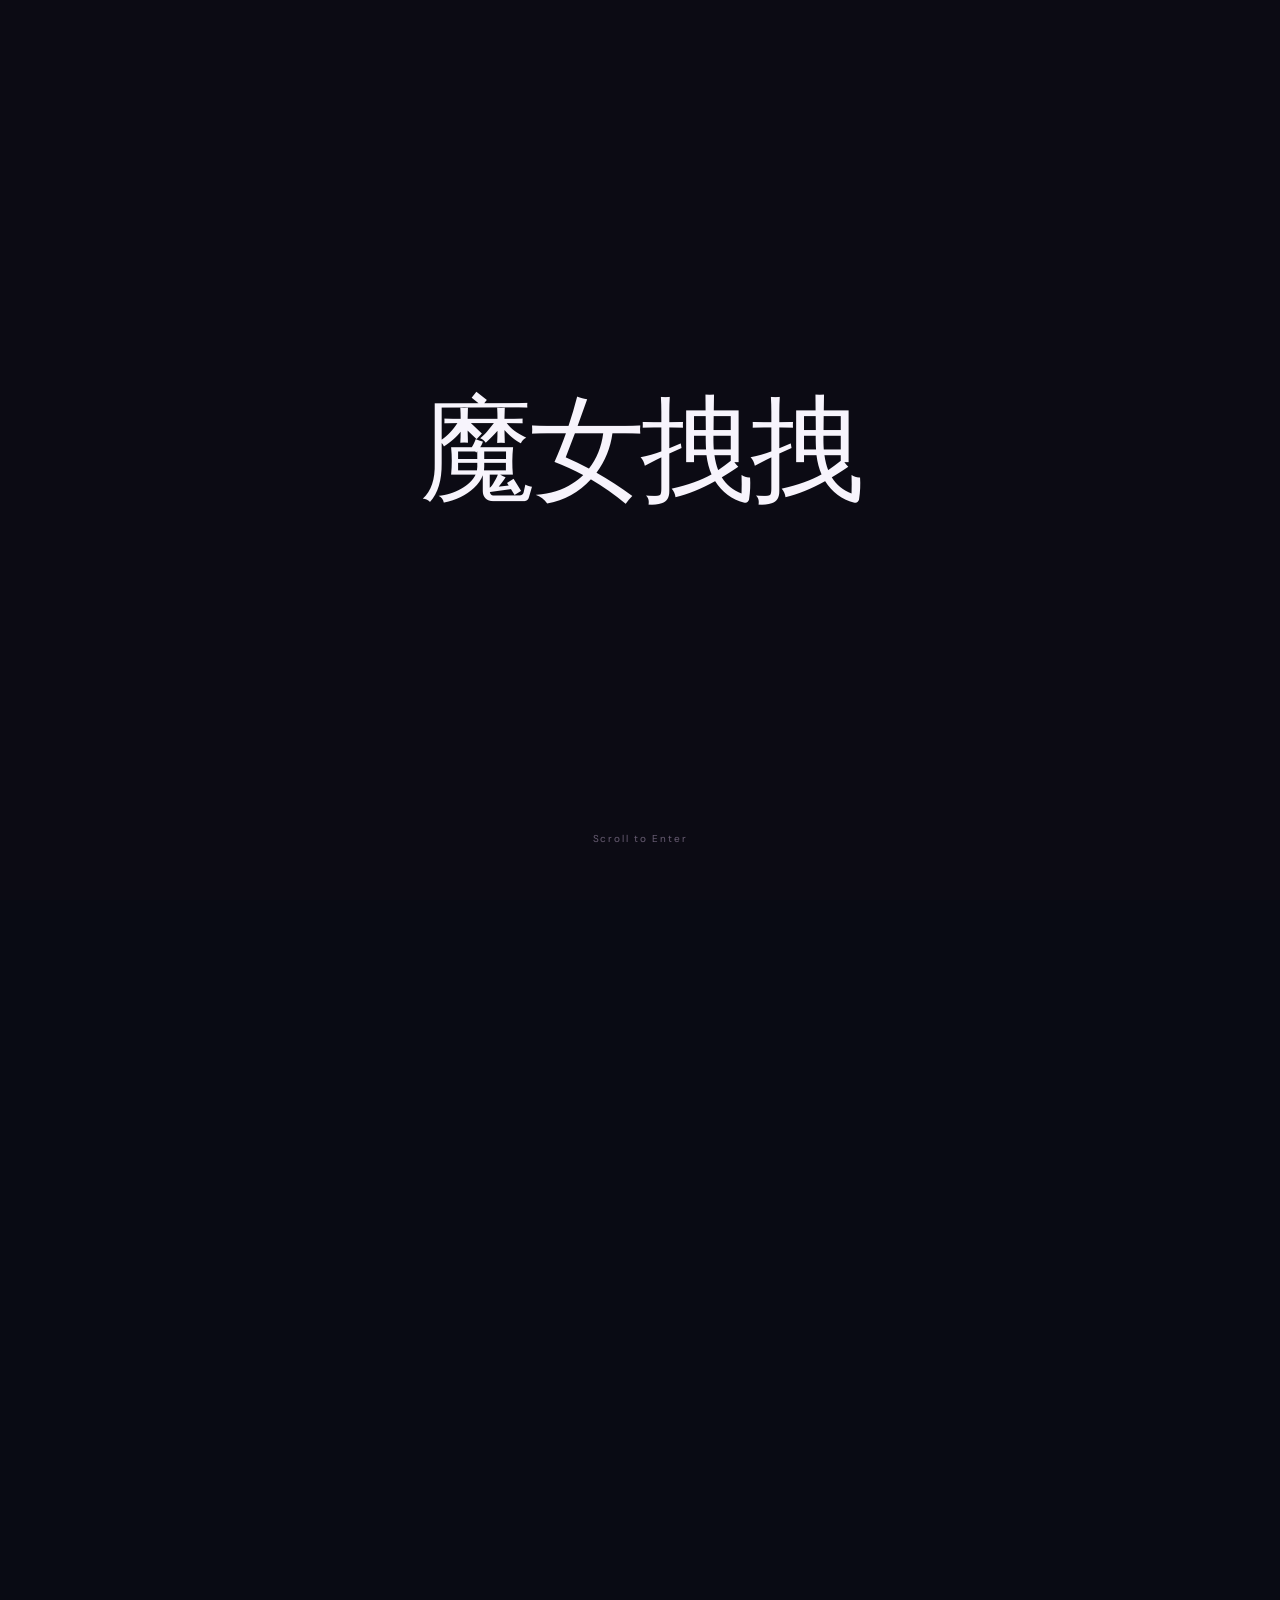
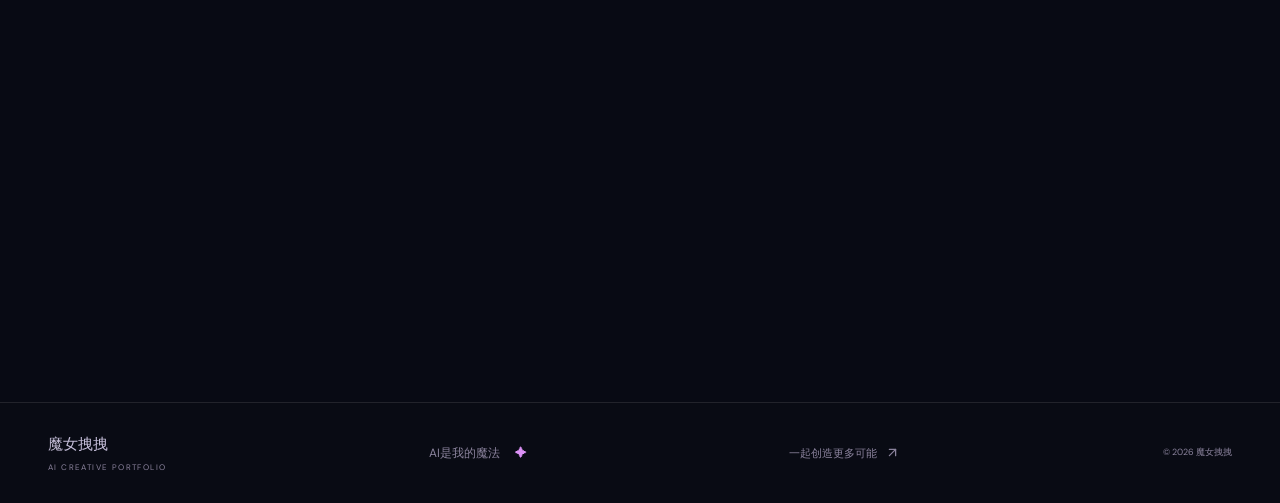
<file: index.html>
<!doctype html>
<html lang="zh-CN">
  <head>
    <meta charset="UTF-8" />
    <meta name="viewport" content="width=device-width, initial-scale=1.0" />
    <meta name="theme-color" content="#090B14" />
    <meta
      name="description"
      content="魔女拽拽｜AI Creative Portfolio。AI视觉设计师、AI创意设计师的个人作品集。用AI创造更有想象力的视觉世界。"
    />
    <link rel="icon" type="image/svg+xml" href="./assets/favicon.svg" />
    <title>魔女拽拽｜AI Creative Portfolio</title>
    <script type="module" crossorigin src="./assets/index-CtiCJKMh.js"></script>
    <link rel="stylesheet" crossorigin href="./assets/index-Cl6o6pYJ.css">
  </head>
  <body>
    <div id="root"></div>
  </body>
</html>
</file>
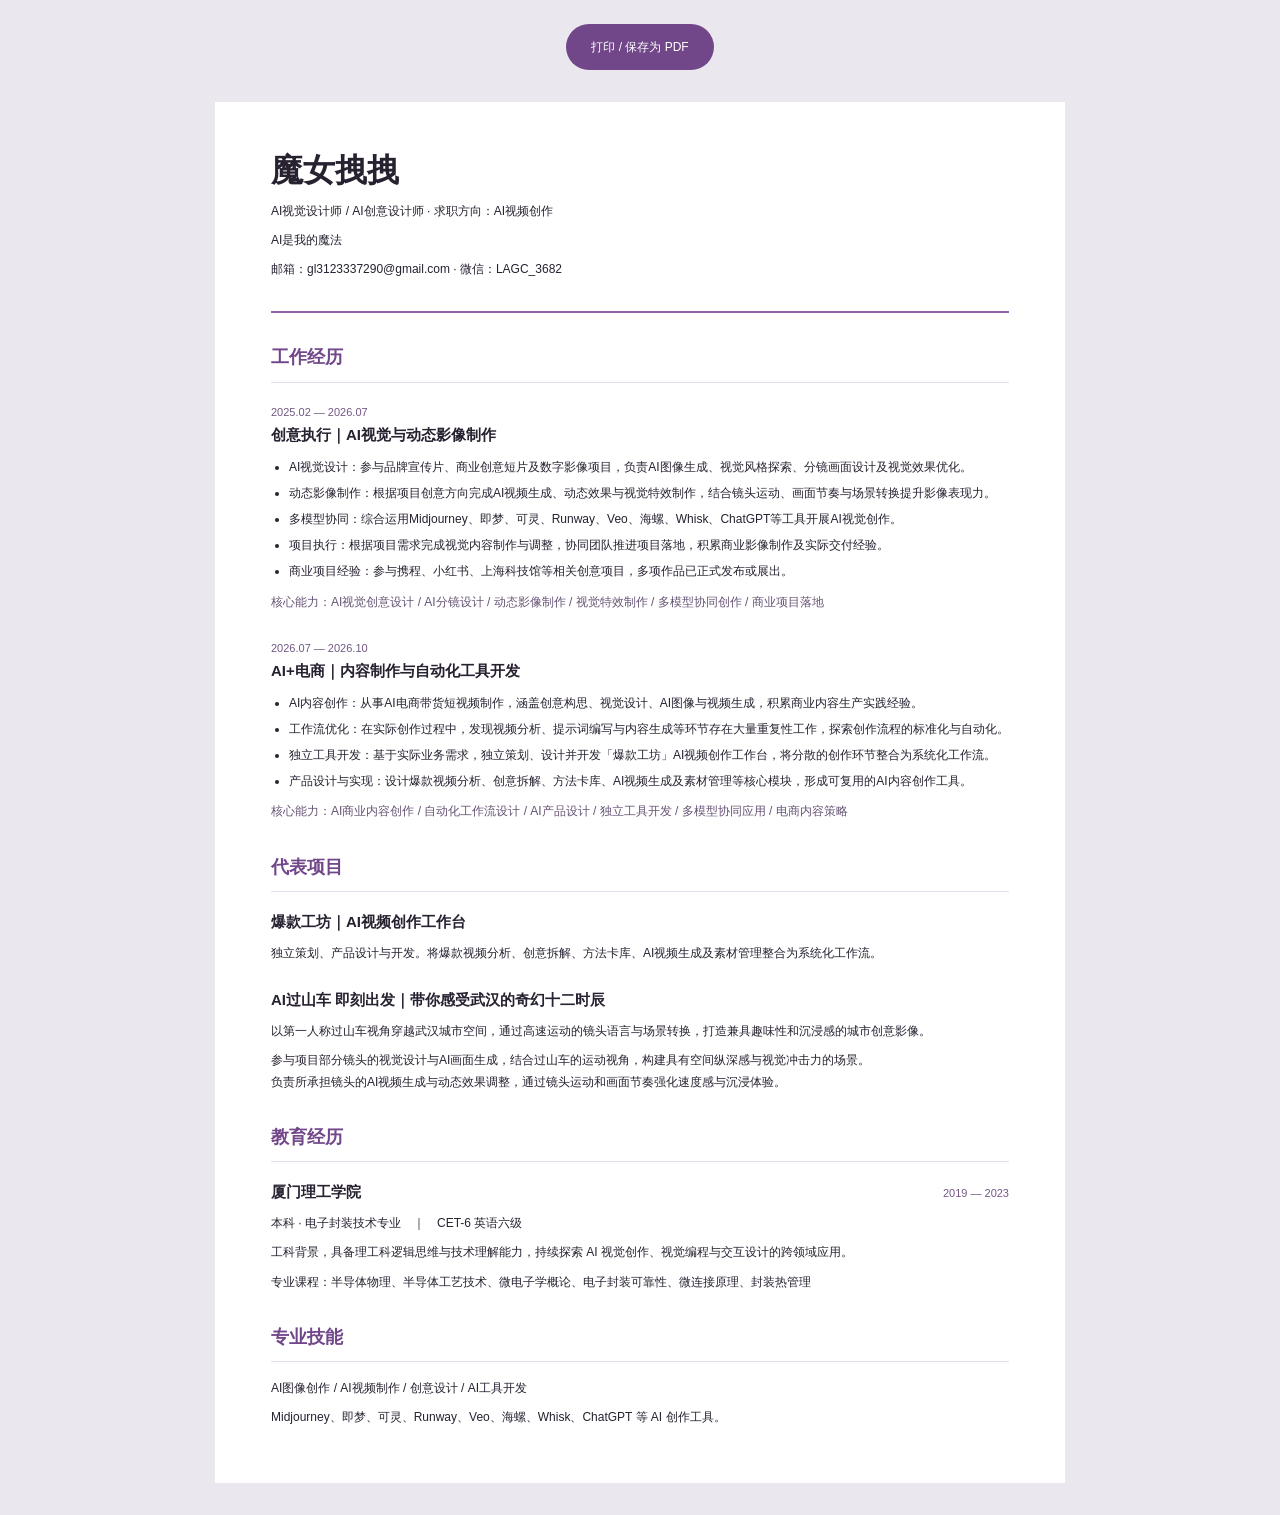
<file: assets/resume.html>
<!doctype html><html lang="zh-CN"><head><meta charset="utf-8"><meta name="viewport" content="width=device-width,initial-scale=1"><title>魔女拽拽｜个人简历</title><style>
*{box-sizing:border-box}body{margin:0;background:#eae7ef;color:#272130;font-family:'Microsoft YaHei','PingFang SC',sans-serif;font-size:12px;line-height:1.85}main{max-width:850px;margin:32px auto;padding:48px 56px;background:#fff}header{border-bottom:2px solid #9263ab;padding-bottom:24px}h1{font-size:32px;line-height:1.3;margin:0 0 8px}h2{font-size:18px;color:#71478a;margin:28px 0 15px;border-bottom:1px solid #e7deec;padding-bottom:7px}h3{font-size:15px;line-height:1.65;margin:0 0 5px}p{margin:7px 0}article{margin:18px 0 24px}article>span{font-size:11px;color:#735884}ul{padding-left:18px;margin:8px 0}li{margin:4px 0}.skills{color:#665374}.education-heading{display:flex;align-items:baseline;justify-content:space-between;gap:12px 24px;flex-wrap:wrap}.education-heading h3{margin:0}.education-heading span{font-size:11px;color:#735884;white-space:nowrap}.print{display:block;margin:24px auto 0;border:0;border-radius:30px;background:#71478a;color:#fff;padding:12px 25px;cursor:pointer;font:inherit}@page{size:A4;margin:17mm}@media print{body{background:white}main{padding:0;margin:0;max-width:none}.print{display:none}h2{break-after:avoid}h3{break-after:avoid}li{break-inside:avoid}}@media(max-width:600px){main{margin:0;padding:28px 22px}h1{font-size:28px}}
</style></head><body><button class="print" onclick="window.print()">打印 / 保存为 PDF</button><main><header><h1>魔女拽拽</h1><p>AI视觉设计师 / AI创意设计师 · 求职方向：AI视频创作</p><p>AI是我的魔法</p><p>邮箱：gl3123337290@gmail.com · 微信：LAGC_3682</p></header><h2>工作经历</h2><article><span>2025.02 — 2026.07</span><h3>创意执行｜AI视觉与动态影像制作</h3><ul><li>AI视觉设计：参与品牌宣传片、商业创意短片及数字影像项目，负责AI图像生成、视觉风格探索、分镜画面设计及视觉效果优化。</li><li>动态影像制作：根据项目创意方向完成AI视频生成、动态效果与视觉特效制作，结合镜头运动、画面节奏与场景转换提升影像表现力。</li><li>多模型协同：综合运用Midjourney、即梦、可灵、Runway、Veo、海螺、Whisk、ChatGPT等工具开展AI视觉创作。</li><li>项目执行：根据项目需求完成视觉内容制作与调整，协同团队推进项目落地，积累商业影像制作及实际交付经验。</li><li>商业项目经验：参与携程、小红书、上海科技馆等相关创意项目，多项作品已正式发布或展出。</li></ul><p class="skills">核心能力：AI视觉创意设计 / AI分镜设计 / 动态影像制作 / 视觉特效制作 / 多模型协同创作 / 商业项目落地</p></article><article><span>2026.07 — 2026.10</span><h3>AI+电商｜内容制作与自动化工具开发</h3><ul><li>AI内容创作：从事AI电商带货短视频制作，涵盖创意构思、视觉设计、AI图像与视频生成，积累商业内容生产实践经验。</li><li>工作流优化：在实际创作过程中，发现视频分析、提示词编写与内容生成等环节存在大量重复性工作，探索创作流程的标准化与自动化。</li><li>独立工具开发：基于实际业务需求，独立策划、设计并开发「爆款工坊」AI视频创作工作台，将分散的创作环节整合为系统化工作流。</li><li>产品设计与实现：设计爆款视频分析、创意拆解、方法卡库、AI视频生成及素材管理等核心模块，形成可复用的AI内容创作工具。</li></ul><p class="skills">核心能力：AI商业内容创作 / 自动化工作流设计 / AI产品设计 / 独立工具开发 / 多模型协同应用 / 电商内容策略</p></article><h2>代表项目</h2><article><h3>爆款工坊｜AI视频创作工作台</h3><p>独立策划、产品设计与开发。将爆款视频分析、创意拆解、方法卡库、AI视频生成及素材管理整合为系统化工作流。</p></article><article><h3>AI过山车 即刻出发｜带你感受武汉的奇幻十二时辰</h3><p>以第一人称过山车视角穿越武汉城市空间，通过高速运动的镜头语言与场景转换，打造兼具趣味性和沉浸感的城市创意影像。</p><p>参与项目部分镜头的视觉设计与AI画面生成，结合过山车的运动视角，构建具有空间纵深感与视觉冲击力的场景。<br>负责所承担镜头的AI视频生成与动态效果调整，通过镜头运动和画面节奏强化速度感与沉浸体验。</p></article><h2>教育经历</h2><article class="education"><div class="education-heading"><h3>厦门理工学院</h3><span>2019 — 2023</span></div><p>本科 · 电子封装技术专业　｜　CET-6 英语六级</p><p>工科背景，具备理工科逻辑思维与技术理解能力，持续探索 AI 视觉创作、视觉编程与交互设计的跨领域应用。</p><p class="education-courses">专业课程：半导体物理、半导体工艺技术、微电子学概论、电子封装可靠性、微连接原理、封装热管理</p></article><h2>专业技能</h2><p>AI图像创作 / AI视频制作 / 创意设计 / AI工具开发</p><p>Midjourney、即梦、可灵、Runway、Veo、海螺、Whisk、ChatGPT 等 AI 创作工具。</p></main></body></html>
</file>
<file: assets/index-Cl6o6pYJ.css>
.site-shell{position:relative;isolation:isolate}.ambient-background{position:fixed;inset:0;z-index:-1;overflow:hidden;pointer-events:none;-webkit-user-select:none;user-select:none;background:#0c0b14;contain:strict}.ambient-background>*{position:absolute;inset:0;width:100%;height:100%;pointer-events:none}.ambient-fallback{background:radial-gradient(ellipse at 74% 28%,#af70c622,transparent 68%),radial-gradient(ellipse at 23% 79%,#51407d16,transparent 70%),radial-gradient(ellipse at 80% 89%,#36204420,transparent 65%)}.ambient-background[data-renderer=canvas] .ambient-fallback{visibility:hidden}.ambient-vignette{background:linear-gradient(90deg,#0c0b1440 0%,transparent 40%,transparent 85%,#0c0b1420),radial-gradient(ellipse at 50% 42%,transparent 35%,#0c0b1440 100%)}.ambient-orbits{visibility:hidden;fill:none;stroke:#c9a3dc;stroke-width:.8}.ambient-background[data-renderer=canvas] .ambient-orbits{visibility:visible}.ambient-orbits ellipse,.ambient-light-trail{vector-effect:non-scaling-stroke}.ambient-light-trail{stroke:#dca0e8;stroke-dasharray:210 100}.ambient-orbits .ambient-spark{fill:#dca0e8;stroke:none}.ambient-background[data-quality=low] .ambient-secondary-orbit{display:none}.site-shell .hero{background:radial-gradient(ellipse at 74% 42%,#36204320 0%,transparent 59%),linear-gradient(180deg,#0c0b1412,#0c0b1426)}.site-shell .home-sections{background:#0c0b140c}.site-shell .hero-halo{background:transparent}@media(max-width:767px){.ambient-secondary-orbit,.ambient-orbits [data-orbit=hero] .ambient-spark{display:none}}@media(prefers-reduced-motion:reduce){.ambient-dust{display:none}}@media print{.ambient-background{display:none!important}.site-shell .hero{background:none}}.ambient-inline-image{display:block;width:100%;height:auto;object-fit:contain;background:transparent;pointer-events:none;-webkit-user-select:none;user-select:none}@media print,(prefers-reduced-motion:reduce){.scroll-reveal,.scroll-reveal [data-scroll-text-progress]{opacity:1!important;translate:none!important;filter:none!important}}#contact.contact-section{scroll-margin-top:var(--site-header-height, 79px)}#contact.contact-section{min-height:calc(100dvh - var(--site-header-height, 79px) - var(--site-footer-height, 102px));padding-top:clamp(40px,4.2vw,60px);display:grid;align-items:center}#contact .contact-copy{width:100%;padding-bottom:64px;z-index:2}#contact .section-title{margin-bottom:32px}#contact .eyebrow{font-size:11px;letter-spacing:1.6px;margin:0}#contact .contact-headline{font-size:clamp(38px,5.5vw,79px);line-height:1.15;margin-top:28px;letter-spacing:-2.5px;max-width:1050px}#contact .contact-headline-line{display:block;white-space:nowrap;color:var(--text)}#contact .contact-headline-line em{font-style:normal;color:var(--accent)}#contact .contact-headline i{display:inline-block;font-size:.48em;margin:.2em 0 0 .35em;vertical-align:top}#contact .contact-intro{margin:28px 0 0;font-size:15px;line-height:1.9}#contact .contact-cards{width:44.84%;margin-top:32px;grid-template-columns:repeat(2,minmax(0,1fr));gap:0}#contact .contact-info-card{padding:0;gap:8px;border:0;border-radius:0;background:transparent;align-items:center}#contact .contact-info-card+.contact-info-card{border-left:1px solid #c9a1dd40;padding-left:18px}#contact .contact-info-card:not(:last-child){padding-right:18px}#contact .contact-info-card>svg{width:22px;height:22px;padding:0;border-radius:0;background:transparent;color:#d7a0e8}#contact .contact-info-card strong{font-size:11px;line-height:1.4;margin-bottom:5px}#contact .contact-info-card span{font-size:10px;line-height:1.7}#contact a.contact-info-card:hover{color:#efd4fa}#contact .contact-motion{width:48%;right:0;bottom:32px;z-index:1}#contact .contact-motion .hero-motion-toggle{right:12px;bottom:12px}#contact .contact-ending{position:absolute;left:0;right:0;bottom:24px;display:flex;align-items:center;gap:12px;height:16px;color:#b494c7;font-size:10px;letter-spacing:1px}#contact .contact-ending>span:first-child{color:#d9a0eb;font-size:16px}#contact .contact-ending-line{flex:1;height:1px;margin-left:6px;background:linear-gradient(90deg,#c5a0da70,#c5a0da26)}@media(min-width:768px)and (max-width:1023px){#contact .contact-copy{width:100%}#contact .contact-headline{font-size:clamp(38px,5.5vw,56px);letter-spacing:-1.5px}#contact .contact-cards{width:57.6%}#contact .contact-info-card+.contact-info-card{padding-left:10px}#contact .contact-info-card:not(:last-child){padding-right:10px}}@media(max-width:767px){#contact.contact-section{min-height:calc(100dvh - var(--site-header-height, 69px) - var(--site-footer-height, 142px));padding-top:34px;padding-bottom:48px;display:flex;flex-direction:column;justify-content:space-between}#contact .contact-copy{width:100%;padding-bottom:0}#contact .eyebrow{font-size:9px;letter-spacing:1px}#contact .contact-headline{font-size:clamp(24px,6.6vw,48px);letter-spacing:-1px}#contact .contact-intro{font-size:13px}#contact .contact-cards{width:100%;grid-template-columns:1fr;gap:16px;margin-top:28px}#contact .contact-info-card+.contact-info-card{padding-left:0;border-left:0}#contact .contact-info-card:not(:last-child){padding-right:0}#contact .contact-info-card strong,#contact .contact-info-card span{font-size:11px}#contact .contact-motion{position:relative;width:min(100%,31dvh,440px);right:auto;bottom:auto;margin:20px auto 0}}@media screen{#contact.contact-section{align-items:start;padding-top:56px;padding-bottom:68px}#contact .contact-copy{position:relative;display:grid;grid-template-columns:repeat(12,minmax(0,1fr));align-items:start;column-gap:24px;padding:0}#contact .contact-section-heading{grid-column:1 / -1;margin-bottom:40px}#contact .section-title{align-items:flex-end;gap:24px;margin:0}#contact .section-title h2{align-items:baseline;gap:24px;font-size:clamp(28px,3vw,44px);font-weight:650;line-height:1;letter-spacing:-.045em}#contact .section-title h2>span{font-size:clamp(64px,7.5vw,108px);font-weight:300;line-height:.84;letter-spacing:-.08em}#contact .section-english{padding-bottom:3px;font-size:10px;letter-spacing:.13em}#contact .section-title .four-star{display:none}#contact .eyebrow{grid-column:1 / 9;font-size:9px;letter-spacing:.17em;line-height:1.7}#contact .contact-headline{grid-column:1 / 9;width:100%;max-width:none;margin:28px 0 0;font-size:clamp(38px,4.5vw,66px);font-weight:400;line-height:1.05;letter-spacing:-.06em}#contact .contact-headline-lead{display:block;color:var(--text);font-size:.83em;font-weight:300}#contact .contact-headline-line{display:block;white-space:normal;margin-top:12px}#contact .contact-headline-middle{display:block;margin-left:6%;font-weight:450}#contact .contact-headline-line em{display:inline-block;margin:10px 0 0 15%;font-size:clamp(82px,9vw,134px);font-weight:650;line-height:.95;letter-spacing:-.075em}#contact .contact-headline i{font-size:.35em;margin:0 0 0 .6em;vertical-align:top;translate:0 22px}#contact .contact-intro{grid-column:2 / 8;margin:32px 0 0;font-size:14px;line-height:1.9}#contact .contact-cards{grid-column:2 / 8;width:100%;margin-top:24px;grid-template-columns:minmax(0,1fr);gap:12px}#contact .contact-info-card{width:fit-content;max-width:100%;min-height:28px;gap:12px}#contact .contact-info-card+.contact-info-card,#contact .contact-info-card:not(:last-child){border:0;padding:0}#contact .contact-info-card>svg{width:18px;height:18px}#contact .contact-info-card span{font-size:12px;line-height:1.7}#contact .contact-info-card:first-child span{font-size:clamp(16px,1.6vw,23px);letter-spacing:-.02em}#contact .contact-motion{width:44%;right:0;bottom:68px}#contact .contact-ending{bottom:24px}}@media screen and (min-width:768px)and (max-width:1023px){#contact .contact-copy{column-gap:14px}#contact .contact-headline{grid-column:1 / 10;font-size:clamp(38px,5vw,52px)}#contact .contact-headline-line em{font-size:clamp(80px,10vw,106px)}#contact .contact-intro,#contact .contact-cards{grid-column:2 / 9}#contact .contact-motion{width:40%;bottom:80px}}@media screen and (max-width:767px){#contact.contact-section{padding-top:34px;padding-bottom:58px;display:flex}#contact .contact-copy{grid-template-columns:repeat(6,minmax(0,1fr));column-gap:12px}#contact .contact-section-heading{margin-bottom:36px}#contact .section-title{flex-wrap:wrap;gap:12px 18px}#contact .section-title h2{gap:18px;font-size:29px}#contact .section-title h2>span{font-size:68px}#contact .section-english{font-size:9px}#contact .eyebrow{grid-column:1 / -1;font-size:8px;letter-spacing:.1em}#contact .contact-headline{grid-column:1 / -1;margin-top:26px;font-size:clamp(32px,9.6vw,66px)}#contact .contact-headline-line{margin-top:10px}#contact .contact-headline-middle{margin-left:4%}#contact .contact-headline-line em{font-size:clamp(64px,20vw,126px);margin:10px 0 0 12%}#contact .contact-headline i{translate:0 16px;margin-left:.5em}#contact .contact-intro,#contact .contact-cards{grid-column:2 / -1}#contact .contact-intro{margin-top:28px;font-size:12px}#contact .contact-cards{margin-top:20px;gap:8px}#contact .contact-info-card:first-child span{font-size:clamp(13px,3.8vw,20px)}#contact .contact-info-card span{font-size:10px}#contact .contact-info-card{gap:8px}#contact .contact-info-card>svg{width:16px;height:16px}#contact .contact-motion{position:relative;align-self:flex-end;width:min(72%,320px);right:auto;bottom:auto;margin:28px -6px 0 0}}.tarot-space{min-width:0;position:relative}.tarot-board{position:relative;width:100%;height:380px;isolation:isolate;overflow:hidden;border-radius:20px}.tarot-card{position:absolute;display:block;padding:0;margin:0;border:0;background:transparent;border-radius:12px;cursor:grab;touch-action:none;user-select:none;-webkit-user-select:none;perspective:1000px;-webkit-tap-highlight-color:transparent;outline-offset:9px}.tarot-card:focus-visible{outline:2px solid #dba1ef}.tarot-float,.tarot-tilt,.tarot-flip,.tarot-face{display:block;width:100%;height:100%;transform-style:preserve-3d}.tarot-float{animation:tarot-drift var(--float-duration) ease-in-out var(--float-delay) infinite}.tarot-tilt{transform:rotate(var(--roll)) rotateX(var(--tilt-x, 0deg)) rotateY(var(--tilt-y, 0deg));transition:transform .25s ease}.tarot-flip{position:relative;transform:rotateY(0);transition:transform .8s cubic-bezier(.22,.75,.2,1)}.tarot-card[data-flipped=true] .tarot-flip{transform:rotateY(180deg)}.tarot-face{position:absolute;inset:0;backface-visibility:hidden;-webkit-backface-visibility:hidden}.tarot-front{transform:translateZ(1.5px)}.tarot-back{transform:rotateY(180deg) translateZ(1.5px)}.tarot-face img{display:block;width:100%;height:100%;object-fit:contain;pointer-events:none;filter:drop-shadow(0 14px 10px #0007)}.tarot-edge{position:absolute;inset:1.5% 4.5%;border-radius:8px;background:#35263e;box-shadow:1px 0 #c19a6e,-1px 0 #755877;transform:translateZ(0);backface-visibility:visible}.tarot-card.is-dragging{cursor:grabbing}.tarot-card.is-dragging .tarot-float{animation-play-state:paused}.tarot-card.is-dragging .tarot-tilt{transform:translateY(-7px) rotate(var(--roll)) rotateX(3deg)}.tarot-card.is-dragging img{filter:drop-shadow(0 22px 14px #0009)}@media(hover:hover){.tarot-card:hover .tarot-tilt{transform:translateY(-7px) rotate(var(--roll)) rotateX(var(--tilt-x, 0deg)) rotateY(var(--tilt-y, 0deg))}}.tarot-help{text-align:right;margin:16px 26px 0;color:#a998b7;font-size:11px;letter-spacing:1px}.tarot-help span{margin:0 8px;color:#c28cd4}@keyframes tarot-drift{0%,to{transform:translateY(3px)}50%{transform:translateY(-5px)}}@media(min-width:1024px){.tarot-space{width:100%}}@media(min-width:768px)and (max-width:1023px){.tarot-board{height:340px}}@media(max-width:767px){.tarot-board{height:420px}.tarot-help{text-align:center;margin-right:0}}@media(prefers-reduced-motion:reduce){.tarot-float{animation:none}.tarot-flip,.tarot-tilt{transition-duration:.01ms}}@media print{.tarot-board{overflow:visible}.tarot-help{display:none}}.skills-tools-layout{display:grid;grid-template-columns:minmax(0,.9fr) minmax(0,1.5fr);gap:clamp(32px,4vw,64px);align-items:center}.skills-tools{overflow-anchor:none}.skills-tools .section-title{margin-bottom:32px}.skills-tools .skills-visual{min-width:0;align-self:start;padding-top:32px}.skills-tools .skills-display-title{font-family:DM Sans,Microsoft YaHei,PingFang SC,sans-serif;font-size:clamp(38px,5.5vw,79px);font-weight:550;line-height:1.15;letter-spacing:-2.5px;color:var(--text)}.skills-tools .skills-display-title>span{color:var(--accent);font-style:normal;font-weight:inherit}.skills-tools .skills-visual-subtitle{margin-top:22px;color:#d5cbdc;font-size:13px;letter-spacing:1.5px}@media(min-width:768px)and (max-width:1023px){.skills-tools-layout{gap:32px}.skills-tools .skills-visual-subtitle{font-size:11px;letter-spacing:.6px}}@media(max-width:767px){.skills-tools .skills-display-title{font-size:clamp(31px,8vw,59px);letter-spacing:-1.3px;line-height:1.2}.skills-tools-layout{grid-template-columns:minmax(0,1fr);gap:32px}.skills-tools .section-title{margin-bottom:28px}.skills-tools .skills-visual{padding-top:0}.skills-tools .skills-visual-subtitle{font-size:12px;margin-top:18px}}@media(max-width:359px){.skills-tools .skills-display-title{font-size:29px}}@media screen{#skills .skills-section-heading{margin-bottom:52px}#skills .section-title{align-items:flex-end;gap:24px;margin:0}#skills .section-title h2{align-items:baseline;gap:24px;font-size:clamp(28px,3vw,44px);font-weight:650;line-height:1;letter-spacing:-.045em}#skills .section-title h2>span{font-size:clamp(64px,7.5vw,108px);font-weight:300;line-height:.84;letter-spacing:-.08em}#skills .section-english{padding-bottom:3px;font-size:10px;letter-spacing:.13em}#skills .section-title .four-star{display:none}#skills .skills-tools-layout{grid-template-columns:minmax(0,5fr) minmax(0,7fr);gap:clamp(24px,3vw,44px);align-items:start}#skills .skills-visual{padding-top:14px}#skills .skills-display-title{font-size:clamp(72px,7.5vw,112px);font-weight:300;line-height:1;letter-spacing:-.065em}#skills .skills-display-title>span{color:var(--text)}#skills .skills-title-line{display:block;white-space:nowrap}#skills .skills-title-amp{display:inline-block;margin-left:.12em;color:var(--accent);font-size:.48em;font-weight:300;vertical-align:top;padding-top:.22em}#skills .skills-title-services{display:block;margin:14px 0 0 .6em;font-size:.78em;font-weight:650;line-height:1.1}#skills .skills-visual-subtitle{margin:32px 0 0 clamp(42px,4.5vw,67px);font-size:11px;line-height:1.7;letter-spacing:.16em}#skills .tarot-space{margin-top:50px}#skills .tarot-board{height:440px}#skills .tarot-help{margin:20px 16px 0 0;font-size:10px;letter-spacing:.08em}}@media screen and (min-width:768px)and (max-width:1023px){#skills .skills-tools-layout{grid-template-columns:minmax(0,1fr);gap:24px}#skills .skills-display-title{font-size:96px}#skills .skills-title-services{margin-left:1.15em}#skills .skills-visual-subtitle{margin-left:86px}#skills .tarot-space{justify-self:end;width:88%;margin-top:0}}@media screen and (max-width:767px){#skills .skills-section-heading{margin-bottom:40px}#skills .section-title{flex-wrap:wrap;gap:12px 18px}#skills .section-title h2{gap:18px;font-size:29px}#skills .section-title h2>span{font-size:68px}#skills .section-english{font-size:9px}#skills .skills-tools-layout{grid-template-columns:minmax(0,1fr);gap:32px}#skills .skills-visual{padding:0}#skills .skills-display-title{font-size:clamp(64px,19vw,104px);letter-spacing:-.065em}#skills .skills-title-services{margin:10px 0 0 .6em}#skills .skills-visual-subtitle{margin:24px 0 0 11%;font-size:10px}#skills .tarot-space{width:100%;margin:0}#skills .tarot-board{height:460px}#skills .tarot-help{margin:16px 0 0;text-align:right;font-size:10px}}#projects.editorial-projects{--editorial-border: #cca4df45;--editorial-gap: 14px}#projects.editorial-projects .editorial-tool-label{position:absolute;top:10px;right:10px;z-index:4;padding:3px 9px;border:1px solid #b99bc666;border-radius:999px;background:#21182ac9;color:#cdbbd5;font-family:DM Sans,Microsoft YaHei,PingFang SC,sans-serif;font-size:10px;font-weight:400;line-height:1.4;letter-spacing:.2px;pointer-events:none}#projects.editorial-projects .editorial-projects-heading{display:flex;align-items:center;flex-wrap:wrap;gap:16px 24px;margin-bottom:24px}#projects.editorial-projects .section-title{margin-bottom:0;gap:14px}#projects.editorial-projects .section-title .four-star{display:none}#projects.editorial-projects .project-filters{margin:0 0 0 auto;flex-wrap:wrap;gap:8px;padding:0}#projects.editorial-projects .project-filters button{padding:var(--button-padding-y) var(--button-padding-x);font-size:var(--button-font-size);min-height:var(--button-height);height:var(--button-height);line-height:20px}#projects.editorial-projects .editorial-projects-footer{display:flex;justify-content:flex-end;margin-top:20px}#projects.editorial-projects .editorial-more{grid-column:auto;grid-row:auto;display:grid;place-items:center;flex:0 0 auto;width:46px;height:46px;margin:0;padding:0;border:1px solid #dcb7ed70;border-radius:50%;background:#34213f55;color:#dab7ea;transition:color .25s,background .25s,border-color .25s,box-shadow .3s}#projects.editorial-projects .editorial-more svg{width:21px;height:21px;transition:transform .3s}#projects.editorial-projects .editorial-more:is(:hover,:focus-visible){background:#8b529caf;color:#fff0ff;border-color:#e6c2f5;box-shadow:0 0 20px #cf92e733}#projects.editorial-projects .editorial-more:is(:hover,:focus-visible) svg{transform:translate(2px)}#projects.editorial-projects .editorial-more:active{background:#a96ac1}#projects.editorial-projects .editorial-work-grid{display:flex;flex-direction:column;gap:var(--editorial-gap)}#projects.editorial-projects .editorial-secondary{display:grid;grid-template-columns:minmax(0,1.2fr) minmax(0,2.05fr);gap:var(--editorial-gap);height:clamp(320px,29vw,390px)}#projects.editorial-projects .editorial-small-grid{display:grid;grid-template-columns:repeat(2,minmax(0,1fr));grid-template-rows:repeat(2,minmax(0,1fr));gap:var(--editorial-gap)}#projects.editorial-projects .editorial-secondary>div,#projects.editorial-projects .editorial-small-grid>div{min-width:0;min-height:0}#projects.editorial-projects .project-card{display:block;position:relative;isolation:isolate;overflow:hidden;width:100%;height:100%;aspect-ratio:auto;border:1px solid var(--editorial-border);border-radius:10px;background:#14101f;transform:none;transition:border-color .3s,box-shadow .3s}#projects.editorial-projects .editorial-featured{aspect-ratio:4.2 / 1;min-height:260px}#projects.editorial-projects .editorial-card-media{position:absolute;inset:0;z-index:-2;overflow:hidden}#projects.editorial-projects .editorial-card-media img{width:100%;height:100%;max-width:none;object-fit:cover;transition:transform .65s cubic-bezier(.22,1,.36,1)}#projects.editorial-projects .editorial-featured .editorial-card-media{left:26%}#projects.editorial-projects .project-card:after{content:"";display:block;position:absolute;inset:64% 0 0;z-index:-1;opacity:1;background:linear-gradient(180deg,#100b1c00,#100b1c7a 48%,#100b1ce6);pointer-events:none}#projects.editorial-projects .editorial-featured:after{inset:0;background:linear-gradient(90deg,#100c1beb,#100c1bc9,#100c1b59 48%,#100c1b00 78%),linear-gradient(0deg,#100b1ca6,#100b1c00 36%)}#projects.editorial-projects .editorial-card-copy{position:absolute;bottom:18px;left:18px;right:52px;z-index:3}#projects.editorial-projects .editorial-card-copy h3{font-family:DM Sans,Microsoft YaHei,PingFang SC,sans-serif;font-size:16.5px;line-height:1.4;font-weight:500;color:#ffffffe6;overflow-wrap:anywhere;text-shadow:0 1px 4px #0004}#projects.editorial-projects .project-card:not(.editorial-featured) .editorial-card-copy{display:flex;flex-direction:column-reverse;align-items:flex-start}#projects.editorial-projects .project-card:not(.editorial-featured) h3{display:-webkit-box;-webkit-box-orient:vertical;-webkit-line-clamp:2;overflow:hidden}#projects.editorial-projects .project-card:not(.editorial-featured) .editorial-category{margin:0 0 7px;font-size:9px}#projects.editorial-projects .editorial-category{display:inline-flex;width:fit-content;margin-top:10px;padding:4px 10px;border:1px solid #e2bfef27;border-radius:6px;background:#241830d9;color:#dec5e9;font-size:10px;line-height:1.4}#projects.editorial-projects .editorial-featured .editorial-card-copy{inset:28px auto 28px 34px;width:42%;display:flex;flex-direction:column;align-items:flex-start;justify-content:flex-end}#projects.editorial-projects .editorial-featured .editorial-category{margin:0 0 14px}#projects.editorial-projects .editorial-featured h3{font-size:clamp(24.6px,2.464vw,35.2px);font-weight:550;line-height:1.3}#projects.editorial-projects .editorial-featured .editorial-card-copy p{margin-top:12px;color:#d0c3db;font-size:12px;line-height:1.85;display:-webkit-box;-webkit-box-orient:vertical;-webkit-line-clamp:2;overflow:hidden}#projects.editorial-projects .editorial-card-cta{display:inline-flex;align-items:center;justify-content:center;gap:24px;margin-top:22px;padding:var(--button-padding-y) var(--button-padding-x);min-height:var(--button-height);height:var(--button-height);line-height:20px;border-radius:999px;background:var(--gradient);color:#281136;font-size:12px;font-weight:600}#projects.editorial-projects .editorial-card-number{position:absolute;right:26px;bottom:18px;z-index:3;font-family:Cormorant,Georgia,serif;font-size:52px;line-height:1;color:#e7bdf6}#projects.editorial-projects .editorial-portrait .editorial-card-copy h3{font-size:clamp(18.5px,1.76vw,24.6px)}#projects.editorial-projects .editorial-card-arrow{position:absolute;right:16px;bottom:18px;z-index:3;display:grid;place-items:center;width:34px;height:34px;border:1px solid #e5c1f282;border-radius:50%;color:#f2d6fb;background:#120a2270;opacity:0;transform:translate(-4px,4px);transition:opacity .3s,transform .3s,background .3s}#projects.editorial-projects .project-card:focus-visible .editorial-card-arrow{opacity:1;transform:none}#projects.editorial-projects .editorial-work-grid[data-count="2"] .editorial-secondary{grid-template-columns:minmax(0,1fr);height:320px}#projects.editorial-projects .editorial-work-grid[data-count="3"] .editorial-small-grid{grid-template-columns:minmax(0,1fr);grid-template-rows:minmax(0,1fr)}#projects.editorial-projects .editorial-empty{padding:64px 24px;border:1px solid var(--editorial-border);border-radius:10px;color:#bbacc7;text-align:center;font-size:14px;background:#21152933}@media(hover:hover)and (pointer:fine){#projects.editorial-projects .project-card:hover{transform:none;border-color:#ddb6ef9c;box-shadow:0 4px 24px #09040c50}#projects.editorial-projects .project-card:hover .editorial-card-media img{transform:scale(1.035)}#projects.editorial-projects .project-card:hover .editorial-card-arrow{opacity:1;transform:none;background:#71408080}}@media(max-width:1199px){#projects.editorial-projects .project-filters{gap:6px}#projects.editorial-projects .project-filters button{padding:var(--button-padding-y) var(--button-padding-x)}#projects.editorial-projects .editorial-small .editorial-card-copy h3{font-size:14px}}@media(max-width:767px){#projects.editorial-projects{--editorial-gap: 12px}#projects.editorial-projects .editorial-projects-heading{gap:16px 12px}#projects.editorial-projects .section-title{flex:1;gap:10px}#projects.editorial-projects .project-filters{order:3;width:100%;margin:0}#projects.editorial-projects .project-filters button{padding:var(--button-padding-y) var(--button-padding-x)}#projects.editorial-projects .editorial-featured{aspect-ratio:auto;min-height:350px}#projects.editorial-projects .editorial-featured .editorial-card-media{left:0}#projects.editorial-projects .editorial-featured:after{background:linear-gradient(0deg,#100c1be6,#100c1bb3 28%,#100c1b00 64%)}#projects.editorial-projects .editorial-featured .editorial-card-copy{inset:auto 45px 22px 20px;width:auto}#projects.editorial-projects .editorial-featured .editorial-category{margin-bottom:10px}#projects.editorial-projects .editorial-featured h3{font-size:24.6px}#projects.editorial-projects .editorial-card-cta{margin-top:16px}#projects.editorial-projects .editorial-card-number{right:15px;bottom:22px;font-size:34px}#projects.editorial-projects .editorial-secondary{grid-template-columns:minmax(0,1fr);height:auto}#projects.editorial-projects .editorial-portrait{min-height:340px}#projects.editorial-projects .editorial-small-grid{grid-template-rows:repeat(2,minmax(180px,auto))}#projects.editorial-projects .editorial-card-copy{left:14px;bottom:14px;right:48px}#projects.editorial-projects .editorial-small .editorial-card-copy h3{font-size:12.3px;line-height:1.4}#projects.editorial-projects .editorial-card-arrow{width:28px;height:28px;right:12px;bottom:12px;opacity:1;transform:none}#projects.editorial-projects .editorial-work-grid[data-count="2"] .editorial-secondary{height:auto}}@media(max-width:359px){#projects.editorial-projects .editorial-small-grid{grid-template-columns:minmax(0,1fr);grid-template-rows:none;grid-auto-rows:190px}}@media(hover:none){#projects.editorial-projects .editorial-card-arrow{opacity:1;transform:none}}@media(prefers-reduced-motion:reduce){#projects.editorial-projects .project-card:hover .editorial-card-media img{transform:none}#projects.editorial-projects .editorial-card-arrow{transition:none;transform:none}}#projects.editorial-projects .editorial-extra-grid:not([hidden]){display:grid;grid-template-columns:repeat(3,minmax(0,1fr));gap:var(--editorial-gap);margin-top:var(--editorial-gap)}#projects.editorial-projects .editorial-extra-grid>div{min-width:0;aspect-ratio:16 / 10}#projects.editorial-projects .editorial-more[aria-expanded=true] svg{transform:rotate(-90deg)}@media(max-width:767px){#projects.editorial-projects .editorial-extra-grid:not([hidden]){grid-template-columns:repeat(2,minmax(0,1fr))}#projects.editorial-projects .editorial-extra-grid>div{aspect-ratio:3 / 4}}@media(max-width:359px){#projects.editorial-projects .editorial-extra-grid:not([hidden]){grid-template-columns:minmax(0,1fr)}}#projects.editorial-projects .project-rollercoaster.editorial-featured{--lead-title-size: clamp(1.333rem, 2.227vw, 2rem);display:grid;grid-template-columns:minmax(0,.44fr) minmax(0,.56fr);align-items:center;aspect-ratio:4.4 / 1;min-height:clamp(240px,20vw,320px);padding:calc(var(--lead-title-size) * 1.5)}#projects.editorial-projects .project-rollercoaster.editorial-featured .editorial-card-media{inset:0}#projects.editorial-projects .project-rollercoaster.editorial-featured:after{inset:0;background:linear-gradient(90deg,#100c1bf5,#100c1be0 23%,#100c1b94 43%,#100c1b26 64%,#100c1b00 80%)}#projects.editorial-projects .project-rollercoaster.editorial-featured .editorial-card-copy{position:static;inset:auto;width:auto;min-width:0;grid-column:1;align-self:center;justify-content:center;align-items:flex-start;gap:0}#projects.editorial-projects .project-rollercoaster.editorial-featured h3{font-size:var(--lead-title-size);font-weight:700;line-height:1.2;color:#fffffff2;margin:0}#projects.editorial-projects .project-rollercoaster.editorial-featured h3>span{display:block}#projects.editorial-projects .project-rollercoaster.editorial-featured .editorial-card-copy p{margin:clamp(.625rem,1.1vw,1rem) 0 0;max-width:min(100%,24em);font-size:clamp(.5833rem,.787vw,.7083rem);line-height:1.8;color:#c0b8ca;-webkit-line-clamp:3}#projects.editorial-projects .project-rollercoaster.editorial-featured .editorial-card-cta{margin-top:clamp(1rem,1.6vw,1.5rem);padding:0;min-height:0;height:auto;border:0;border-radius:0;background:none;box-shadow:none;color:#f4eef8;font-size:.625rem;line-height:1.5;font-weight:600;gap:.75rem;flex-shrink:0;text-underline-offset:.25em}#projects.editorial-projects .project-rollercoaster.editorial-featured .editorial-card-cta svg{color:#d2a0e4}#projects.editorial-projects .project-rollercoaster.editorial-featured:is(:hover,:focus-visible) .editorial-card-cta{text-decoration:underline}@media(max-width:767px){#projects.editorial-projects .project-rollercoaster.editorial-featured{--lead-title-size: clamp(1.5rem, 6vw, 1.75rem);aspect-ratio:auto;min-height:280px;grid-template-columns:minmax(0,.88fr) minmax(0,.12fr);padding:calc(var(--lead-title-size) * 1.5)}#projects.editorial-projects .project-rollercoaster.editorial-featured h3{font-size:clamp(1.5rem,6vw,1.75rem)}#projects.editorial-projects .project-rollercoaster.editorial-featured .editorial-card-copy p,#projects.editorial-projects .project-rollercoaster.editorial-featured .editorial-card-cta{font-size:.75rem}#projects.editorial-projects .project-rollercoaster.editorial-featured:after{background:linear-gradient(90deg,#100c1bf2,#100c1bba 52%,#100c1b40)}}#projects .gallery-heading{min-width:0}#projects .gallery-heading-stage{position:relative;isolation:isolate;width:100%;height:clamp(380px,43vw,620px);touch-action:pan-y}#projects .gallery-heading-stage canvas{display:block;width:100%;height:100%;pointer-events:none}#projects .gallery-heading-card{position:absolute;display:block;background:transparent;-webkit-tap-highlight-color:transparent}#projects .gallery-heading-card:focus-visible{outline:none;background:#e8c2ff22}#projects .gallery-heading-sr{position:absolute;width:1px;height:1px;padding:0;margin:-1px;overflow:hidden;clip-path:inset(50%);white-space:nowrap}#projects .gallery-heading-caption{position:absolute;left:50%;top:50%;translate:-50% -50%;display:flex;flex-direction:column;align-items:center;justify-content:center;width:min(44%,520px);min-height:70px;margin:0;padding:8px 12px;text-align:center}#projects .gallery-heading-caption h3{display:flex;align-items:center;justify-content:center;gap:8px;margin:0;color:#eee3f5;font-family:inherit;font-size:clamp(18px,1.9vw,28px);font-weight:500;line-height:1.6;overflow-wrap:anywhere}#projects .gallery-heading-caption svg{flex-shrink:0;color:#c99dde}#projects .gallery-heading-caption>span{margin-top:5px;font-size:11px;color:#b7a2c4;letter-spacing:.08em}#projects .gallery-heading-caption:focus-visible{outline:1px solid #d5a1e6;outline-offset:3px;border-radius:4px}#projects .gallery-fallback .gallery-heading-stage{display:grid;grid-template-columns:repeat(auto-fit,minmax(160px,1fr));gap:20px;height:auto;padding:24px 0}#projects .gallery-fallback canvas{display:none}#projects .gallery-fallback .gallery-heading-card{position:static;clip-path:none!important;width:auto!important;height:auto!important}#projects .gallery-fallback img{display:block;width:100%;aspect-ratio:4/3;object-fit:cover}#projects .gallery-fallback .gallery-heading-card>span{display:block;padding-top:8px;font-size:12px}#projects .gallery-fallback .gallery-heading-caption{position:static;translate:none;width:100%;grid-column:1 / -1}#projects .gallery-heading[data-count="1"] .gallery-heading-caption{top:auto;bottom:0;translate:-50% 0;width:min(90%,520px)}@media(max-width:767px){#projects .gallery-heading-stage{height:clamp(240px,75vw,420px)}#projects .gallery-heading-caption{min-height:0;padding:4px}#projects .gallery-heading-caption h3{font-size:14px;line-height:1.45;gap:4px}#projects .gallery-heading-caption>span{margin-top:4px;font-size:10px}}#projects.cinema-projects{min-width:0;overflow:hidden}#projects.cinema-projects .cinema-heading{display:flex;align-items:center;flex-wrap:wrap;gap:18px 24px;margin-bottom:24px}#projects.cinema-projects .section-title{margin:0;gap:14px}#projects.cinema-projects .section-title .four-star{display:none}#projects.cinema-projects .project-filters{margin:0 0 0 auto;padding:0;gap:8px;flex-wrap:wrap}#projects.cinema-projects .project-filters button{padding:var(--button-padding-y) var(--button-padding-x);font-size:var(--button-font-size);height:var(--button-height);min-height:var(--button-height);line-height:20px}#projects.cinema-projects .cinema-footer{display:flex;align-items:center;justify-content:space-between;margin-top:20px}#projects.cinema-projects .cinema-position{display:flex;align-items:center;gap:12px;color:#8d809b;font-size:12px;font-variant-numeric:tabular-nums;letter-spacing:.08em}#projects.cinema-projects .cinema-position span:first-child{color:#d9b0e8}#projects.cinema-projects .cinema-position i{width:44px;height:1px;background:#c6b1da3b}#projects.cinema-projects .cinema-navigation{display:flex;gap:10px}#projects.cinema-projects .cinema-navigation button{display:grid;place-items:center;width:40px;height:40px;padding:0;border:1px solid #dcb7ed45;border-radius:50%;color:#dab7ea;background:transparent;transition:background .2s,border-color .2s}#projects.cinema-projects .cinema-navigation button:is(:hover,:focus-visible){background:#71408050;border-color:#e5c1f282}#projects.cinema-projects .cinema-navigation button:disabled{opacity:.25;cursor:default;background:transparent}#projects.cinema-projects .cinema-empty{padding:80px 0;text-align:center;color:#a89bb4}@media(max-width:767px){#projects.cinema-projects .cinema-heading{gap:20px 12px;margin-bottom:20px}#projects.cinema-projects .project-filters{width:100%;margin:0;gap:6px}}@media(prefers-reduced-motion:reduce){#projects.cinema-projects .cinema-navigation button{transition:none}}#about.about-editorial .about-editorial-grid{display:grid;grid-template-columns:minmax(0,1.08fr) minmax(0,1.28fr) minmax(0,.7fr);gap:clamp(32px,3.8vw,56px);align-items:center}#about.about-editorial .about-manifesto{position:relative;min-width:0;padding:4px 0}#about.about-editorial .about-quote-row{display:flex;flex-wrap:wrap;align-items:flex-end;gap:12px 20px}#about.about-editorial .about-quote{position:relative;padding:0 24px 0 30px}#about.about-editorial .about-quote h2{font-family:"Noto Serif SC",Songti SC,SimSun,serif;font-synthesis:weight;font-size:clamp(25px,2.3vw,38px);font-weight:600;line-height:1.55;letter-spacing:-.04em;color:#f3e7f8}#about.about-editorial .about-quote h2 span{display:block;white-space:nowrap}#about.about-editorial .about-quote-open,#about.about-editorial .about-quote-close{position:absolute;font-family:Cormorant,Georgia,serif;font-size:54px;color:#d2a4e4;line-height:1}#about.about-editorial .about-quote-open{left:0;top:-6px}#about.about-editorial .about-quote-close{right:2px;bottom:4px;transform:translate(clamp(50px,4.6vw,76px))}#about.about-editorial .about-belief{margin:28px 0 0 30px;color:#b3a5c0;font-size:13px;line-height:2}#about.about-editorial .about-belief span{display:block}#about.about-editorial .about-profile-editorial{min-width:0;border-left:1px solid #c8a9df29;padding:8px 0 8px clamp(28px,2.8vw,40px)}#about.about-editorial .about-mascot{position:relative;width:100%;min-width:0;max-width:280px;aspect-ratio:13 / 12;overflow:hidden;justify-self:center}#about.about-editorial .about-mascot-video{display:block;width:100%;height:auto;aspect-ratio:13 / 12;object-fit:contain}#about.about-editorial .about-mascot .ambient-video-frame{position:absolute;inset:0;width:100%;height:100%;object-fit:contain}#about.about-editorial .about-profile-editorial .section-title{flex-wrap:wrap;gap:8px 14px;margin-bottom:0}#about.about-editorial .about-profile-editorial .four-star{display:none}#about.about-editorial .about-short-bio{max-width:38em;margin-top:24px;color:#c8bccf;font-size:13px;line-height:2.05}#about.about-editorial .about-editorial-stats{display:grid;grid-template-columns:repeat(3,minmax(0,1fr));margin-top:40px}#about.about-editorial .about-stat{min-width:0;padding:2px 8px;text-align:center;border-radius:4px}#about.about-editorial .about-stat:first-child{padding-left:0}#about.about-editorial .about-stat+.about-stat{border-left:1px solid #c8a9df1b}#about.about-editorial .about-stat strong{display:block;color:#dfb3ee;font-family:DM Sans,Microsoft YaHei,PingFang SC,sans-serif;font-size:clamp(42px,4.1vw,58px);font-weight:550;line-height:1;font-variant-numeric:lining-nums;transition:color .3s,text-shadow .3s}#about.about-editorial .about-stat>span{display:block;margin-top:10px;font-size:11px;white-space:nowrap;color:#bcaac8}#about.about-editorial .about-stat-plus{display:inline-block;font-size:.38em;line-height:1;vertical-align:top;margin:.12em 0 0 .08em}#about.about-editorial button.about-stat:is(:hover,:focus-visible) strong{color:#f3d3ff;text-shadow:0 0 18px #d89ae86b}#about.about-editorial .about-editorial-art{position:relative;isolation:isolate;overflow:hidden;border-radius:10px;border:1px solid #c8a9df27;aspect-ratio:1 / 1.08;background:#21162d}#about.about-editorial .about-editorial-art>:is(img,video){display:block;width:100%;height:100%;object-fit:cover;object-position:60% center}#about.about-editorial .about-editorial-art:after{content:"";position:absolute;inset:0;pointer-events:none;background:linear-gradient(90deg,#110b1e36,#110b1e00 40%),linear-gradient(180deg,#150d201c,#150d2000 40%,#0c081446)}.about-info-dialog{position:fixed;inset:0;margin:auto;padding:0;width:min(880px,calc(100% - 40px));max-height:min(780px,calc(100svh - 72px));border:1px solid #b996cf65;border-radius:16px;background:#1c1328;color:#f4eaf8;box-shadow:0 30px 100px #0009;overflow:auto;overscroll-behavior:contain}.about-info-dialog::backdrop{background:#090611b3;-webkit-backdrop-filter:blur(8px);backdrop-filter:blur(8px)}.about-info-dialog[open]{animation:about-dialog-enter .23s cubic-bezier(.22,1,.36,1) both}.about-info-dialog .about-info-header{display:flex;align-items:center;justify-content:space-between;gap:20px;padding:24px 28px;border-bottom:1px solid #c8a9df24}.about-info-dialog .about-info-header p{color:#a78cba;font-size:10px;letter-spacing:2px;margin-bottom:8px}.about-info-dialog .about-info-header h2{color:#e9c4f5;font-size:24px;font-weight:550}.about-info-dialog .about-info-close{display:grid;place-items:center;width:38px;height:38px;border:1px solid #c8a9df38;border-radius:50%;color:#d7bedf;transition:background .2s}.about-info-dialog .about-info-close:hover{background:#8e579540}.about-info-dialog .about-info-content{padding:26px 28px 28px}.about-info-dialog .about-info-experiences{position:relative;display:grid;grid-template-columns:minmax(0,1fr);gap:38px;padding:8px 0 8px 38px}.about-info-dialog .about-info-experiences:before{content:"";position:absolute;left:8px;top:20px;bottom:18px;width:2px;background:#c77ee0}.about-info-dialog .about-info-experience{position:relative;padding:0}.about-info-dialog .about-info-experience:before{content:"";position:absolute;left:-37px;top:7px;width:16px;height:16px;border-radius:50%;background:#d58bee}.about-info-dialog .about-info-date{font-size:17px;color:#d58bee;letter-spacing:.6px;margin-bottom:8px}.about-info-dialog .about-info-experience h3{font-size:17px;line-height:1.6;font-weight:550;margin-bottom:14px}.about-info-dialog .about-info-experience>p:not(.about-info-date){color:#c7bace;font-size:13px;line-height:1.95}.about-info-dialog .about-experience-capabilities{display:flex;align-items:baseline;flex-wrap:wrap;gap:12px;margin-top:20px}.about-info-dialog .about-experience-capabilities h4{color:#d58bee;font-size:14px;font-weight:600;white-space:nowrap}.about-info-dialog .about-info-experience ul{margin:0;padding:0;display:flex;flex-wrap:wrap;gap:7px;list-style:none;flex:1;min-width:200px}.about-info-dialog .about-info-experience li{color:#d7c9e2;background:#291c3a;font-size:11px;border:1px solid #c8a9df25;padding:6px 10px;border-radius:99px}.about-info-dialog .about-info-projects{display:grid;grid-template-columns:repeat(3,minmax(0,1fr));gap:18px}.about-info-dialog .about-info-project{min-width:0;display:block;overflow:hidden;border-radius:9px;background:#291c3a;border:1px solid #c8a9df25;transition:border-color .25s}.about-info-dialog .about-info-project:hover{border-color:#d9b0ea80}.about-info-dialog .about-info-project img{width:100%;height:auto;aspect-ratio:16 / 10;object-fit:cover}.about-info-dialog .about-info-project>div{position:relative;padding:14px 30px 16px 14px}.about-info-dialog .about-info-project span{display:block;margin-bottom:5px;color:#ae90bf;font-size:10px}.about-info-dialog .about-info-project h3{font-size:13px;font-weight:500;line-height:1.6;overflow-wrap:anywhere}.about-info-dialog .about-info-project svg{position:absolute;right:12px;bottom:18px;color:#d4ade3}.about-info-dialog .about-info-skills{display:grid;grid-template-columns:repeat(2,minmax(0,1fr));gap:18px}.about-info-dialog .about-info-skill{padding:24px;border:1px solid #c8a9df28;border-radius:10px;background:#291c3a}.about-info-dialog .about-info-skill svg{color:#ce9fe4;margin-bottom:18px}.about-info-dialog .about-info-skill h3{font-size:16px;font-weight:500;margin-bottom:12px}.about-info-dialog .about-info-skill p{font-size:13px;line-height:1.9;color:#bcacc7}@keyframes about-dialog-enter{0%{opacity:0;transform:translateY(10px)}to{opacity:1;transform:none}}@media(max-width:1023px)and (min-width:768px){#about.about-editorial .about-editorial-grid{grid-template-columns:minmax(0,1fr) minmax(0,1fr)}#about.about-editorial .about-mascot{grid-column:1 / -1;max-width:260px}#about.about-editorial .about-editorial-grid{gap:32px}#about.about-editorial .about-quote{padding-left:22px}#about.about-editorial .about-quote h2{font-size:25px}#about.about-editorial .about-quote-open,#about.about-editorial .about-quote-close{font-size:42px}#about.about-editorial .about-belief{margin-left:22px;font-size:11px}#about.about-editorial .about-profile-editorial{padding-left:18px}#about.about-editorial .about-short-bio{font-size:12px}#about.about-editorial .about-editorial-stats{margin-top:32px}#about.about-editorial .about-stat{padding:2px 4px}#about.about-editorial .about-stat strong{font-size:37px}#about.about-editorial .about-stat>span{font-size:10px}}@media(max-width:767px){#about.about-editorial .about-editorial-grid{grid-template-columns:minmax(0,1fr);gap:36px}#about.about-editorial .about-quote h2{font-size:clamp(28px,7.5vw,40px)}#about.about-editorial .about-quote-close{right:0;transform:none}#about.about-editorial .about-belief{font-size:12px}#about.about-editorial .about-profile-editorial{border-left:0;border-top:1px solid #c8a9df29;padding:32px 0 0}#about.about-editorial .about-short-bio{font-size:13px}#about.about-editorial .about-stat strong{font-size:56px}#about.about-editorial .about-stat>span{font-size:12px}#about.about-editorial .about-editorial-art{aspect-ratio:4 / 3}.about-info-dialog{width:calc(100% - 28px);max-height:calc(100svh - 40px);border-radius:12px}.about-info-dialog .about-info-header,.about-info-dialog .about-info-content{padding:20px}.about-info-dialog .about-info-experiences,.about-info-dialog .about-info-skills{grid-template-columns:minmax(0,1fr)}.about-info-dialog .about-info-projects{grid-template-columns:repeat(2,minmax(0,1fr));gap:12px}}@media(max-width:359px){#about.about-editorial .about-quote h2{font-size:26px}#about.about-editorial .about-quote{padding-left:24px}#about.about-editorial .about-quote-close{right:0}}@media(prefers-reduced-motion:reduce){.about-info-dialog[open]{animation:none}}@media print{#about.about-editorial .about-editorial-grid{grid-template-columns:1fr 1fr}#about.about-editorial .about-editorial-art,.about-info-dialog{display:none}}@media screen{.home-page:has(.opening-scroll){animation:none}.opening-scroll{position:relative;width:var(--opening-width, 100vw);margin-left:calc((100% - var(--opening-width, 100vw)) / 2);margin-top:calc(-1 * var(--site-header-height, 79px))}.opening-stage{position:relative}.opening-home{position:relative;z-index:1;max-width:var(--page-width);margin-inline:auto}.opening-world-veil{display:none}.opening-intro{position:relative;isolation:isolate;display:grid;place-items:center;height:100svh;width:100%;overflow:hidden;color:var(--text);background:#0c0b14;z-index:5}.opening-name{margin:0;font-size:clamp(42px,9cqw,128px);font-weight:650;line-height:1.2;letter-spacing:-.045em;white-space:nowrap;transform-origin:50% 50%}.opening-hint{position:absolute;bottom:clamp(28px,6svh,72px);margin:0;font-size:10px;letter-spacing:.18em;color:#b5a1c2}.site-header.opening-header-covered{visibility:hidden;pointer-events:none}}@media screen and (prefers-reduced-motion:no-preference)and (min-width:768px)and (min-height:600px),screen and (prefers-reduced-motion:no-preference)and (max-width:767px)and (min-height:740px){.opening-scroll{--opening-distance: max(720px, 100svh);height:calc(100svh + var(--opening-distance))}.opening-stage{height:100svh;overflow:clip}.opening-intro{position:absolute;inset:0;height:100%}.opening-home{padding-top:var(--site-header-height, 79px);height:100svh}.opening-scroll[data-cinematic=true] .opening-home{visibility:hidden}.opening-world-veil{display:block;position:absolute;inset:0;z-index:0;pointer-events:none;-webkit-backdrop-filter:blur(6px);backdrop-filter:blur(6px);background:#0c0b1420}}@media screen and (prefers-reduced-motion:no-preference)and (min-height:740px)and (max-width:767px){.opening-scroll #home .hero-scene{padding-top:24px;gap:16px}.opening-scroll #home .hero-title-group{margin-top:calc(17.28cqw + 12px)}.opening-scroll #home .hero-copy>.hero-work-summary{margin-top:20px}.opening-scroll #home .hero-about{padding-top:20px}.opening-scroll #home .hero-bottom{flex-wrap:nowrap;gap:10px;margin-top:16px;padding-bottom:20px}.opening-scroll #home .hero-bottom>.hero-slogan{font-size:9px;white-space:nowrap}.opening-scroll #home .hero-footer-playback .hero-side-note{font-size:clamp(7px,2vw,10px);white-space:nowrap;max-width:none}}@media print{.opening-intro{display:none}.opening-scroll,.opening-stage,.opening-home{height:auto!important;margin:0!important;padding:0!important;transform:none!important}}@media print,(prefers-reduced-motion:reduce){[data-grouped-reveal]{opacity:1!important;visibility:visible!important;transform:none!important}}@media screen{#contact.contact-section .section-title{display:flex;align-items:flex-end;gap:24px}#contact.contact-section .section-title h2{align-items:baseline;gap:24px;font-size:clamp(28px,3vw,44px);font-weight:650;line-height:1;letter-spacing:-.045em}#contact.contact-section .section-title h2>span{font-size:clamp(64px,7.5vw,108px);font-weight:300;line-height:.84;letter-spacing:-.08em}#contact.contact-section .section-english{padding-bottom:3px;font-size:10px;letter-spacing:.13em}}@media screen and (max-width:767px){.home-sections #skills .tarot-space{order:0}.home-sections #skills .skills-visual{order:1}#contact.contact-section .section-title{gap:12px 18px}#contact.contact-section .section-title h2{gap:18px;font-size:29px}#contact.contact-section .section-title h2>span{font-size:68px}#contact.contact-section .section-english{font-size:9px}}.home-page{--home-gutter: 48px;width:100%}@media(max-width:1199px){.home-page{--home-gutter: 32px}}@media(max-width:767px){.home-page{--home-gutter: 22px}}@media(max-width:359px){.home-page{--home-gutter: 16px}}.site-shell .home-page .hero{position:relative;isolation:isolate;overflow:hidden;container-type:inline-size;display:grid;align-items:center;width:100%;margin-left:0;min-height:calc(100dvh - var(--site-header-height, 79px));height:auto;max-height:none;padding:0;background:#0c0b1412}.home-page .hero-scene{position:relative;isolation:isolate;container-type:size;width:100%;height:min(56.28cqw,calc(100dvh - var(--site-header-height, 79px)))}.home-page .hero-scene:before,.home-page .hero-scene:after{content:"";position:absolute;inset:0;z-index:0;pointer-events:none;-webkit-user-select:none;user-select:none}.home-page .hero-scene:before{background:url(../assets/hero-starfield.png) center / cover no-repeat;filter:brightness(.68) saturate(1.6) hue-rotate(12deg);opacity:.6;-webkit-mask-image:linear-gradient(90deg,transparent 5%,#000 42%,#000 94%,transparent),linear-gradient(180deg,transparent,#000 12%,#000 78%,transparent);-webkit-mask-composite:source-in;mask-image:linear-gradient(90deg,transparent 5%,#000 42%,#000 94%,transparent),linear-gradient(180deg,transparent,#000 12%,#000 78%,transparent);mask-composite:intersect}.home-page .hero-scene:after{width:70%;background:url(../assets/hero-grain.svg) repeat;background-size:180px 180px;opacity:.025;-webkit-mask-image:radial-gradient(ellipse at 0% 44%,#000 0%,#000 28%,transparent 74%);mask-image:radial-gradient(ellipse at 0% 44%,#000 0%,#000 28%,transparent 74%)}.home-page .hero .hero-background-name{position:absolute;top:13.5%;left:2%;width:96%;margin:0;transform:none;z-index:1;pointer-events:none;-webkit-user-select:none;user-select:none;text-align:center;white-space:nowrap;opacity:.12;font-family:DM Sans,Microsoft YaHei,PingFang SC,sans-serif;font-size:24cqw;font-weight:700;font-synthesis:weight;line-height:1;letter-spacing:0}.home-page .hero .hero-background-name .hero-name{font:inherit;line-height:inherit;letter-spacing:inherit;margin:0;color:#ecd0f5;background:linear-gradient(110deg,#b89acc,#fff2ff 48%,#dab3f0 90%);-webkit-background-clip:text;background-clip:text;-webkit-text-fill-color:transparent;-webkit-mask-image:linear-gradient(180deg,#000 0%,#0009 22%,#0003 45%,transparent 68%);mask-image:linear-gradient(180deg,#000 0%,#0009 22%,#0003 45%,transparent 68%)}.home-page .hero-art{position:absolute;inset:11% -8.5% auto auto;width:min(75cqw,133.3cqh);height:auto;aspect-ratio:988 / 704;z-index:2;display:block;overflow:visible;margin:0}.home-page .hero-art .hero-motion{width:100%}.home-page .hero-motion>:is(.hero-video,.ambient-video-frame){width:100%;max-width:none;transform:none}.home-page .hero-art .star-one{top:-3%;right:23%;font-size:2cqw}.home-page .hero-art .star-two{top:53%;right:22%;font-size:1.6cqw}.home-page .hero-art .star-three{top:0;left:20%;font-size:1.8cqw}.home-page .hero-copy{position:absolute;top:20.7%;left:var(--home-gutter);width:41%;height:60%;z-index:3;pointer-events:none}.home-page .hero-copy>:is(.eyebrow,.hero-role,.portfolio-script,.hero-work-summary){position:absolute;left:0;margin:0}.home-page .hero-copy>.eyebrow{top:0;font-size:clamp(9px,1cqw,14px);line-height:1.5;letter-spacing:.36em;white-space:nowrap}.home-page .hero-copy>.hero-role{top:19.5cqh;font-size:clamp(20px,2.85cqw,40px);font-weight:400;line-height:1.35;letter-spacing:.015em;color:#f2eaf6;white-space:nowrap}.home-page .hero-copy>.portfolio-script{top:27.8cqh;font-family:DM Sans,Microsoft YaHei,PingFang SC,sans-serif;font-size:4.95cqw;font-weight:300;line-height:1.12;letter-spacing:-.04em;white-space:nowrap;color:#f3edf8;transform:none}.home-page .hero-english-accent{color:#d29ce9}.home-page .hero-copy>.hero-work-summary{top:47.4cqh;width:100%}.home-page .hero-intro{font-size:1.1cqw;line-height:2;color:#d3cbdc}.home-page .hero-job-info{color:#e0d8e8;font-size:clamp(12px,1.35cqw,19px);line-height:1.8}.home-page .hero-job-status{display:flex;align-items:center;gap:10px;margin:0 0 2.1cqh;color:#dfb1ed;font-size:clamp(9px,1cqw,14px);letter-spacing:.12em}.home-page .hero-job-status>span{width:.55em;height:.55em;flex-shrink:0;border-radius:50%;background:#db91f5}.home-page .hero-job-info dl{display:grid;grid-template-columns:max-content minmax(0,1fr);align-items:baseline;gap:.8cqh 1.5cqw;margin:0}.home-page .hero-job-info dl>div{display:contents}.home-page .hero-job-info dt{color:#bda9c9;font-size:inherit}.home-page .hero-job-info dd{margin:0;font-size:inherit;overflow-wrap:anywhere}.home-page .hero-bottom{position:absolute;left:var(--home-gutter);right:var(--home-gutter);bottom:24px;z-index:5;display:grid;grid-template-columns:1fr 1fr 1fr;align-items:center;gap:24px;margin:0;padding:0;color:var(--muted);font-size:11px}.home-page .hero-about{pointer-events:auto;display:inline-flex;align-items:center;justify-self:start;min-height:32px;padding:0;gap:12px;border:0;border-radius:0;background:none;color:#f4eef8;font-size:13px;font-weight:600;text-underline-offset:.25em}.home-page .hero-about svg{color:var(--accent)}.home-page .hero-about:is(:hover,:focus-visible){text-decoration:underline}.home-page .hero-bottom>.hero-slogan{display:inline-block;justify-self:center;line-height:1}.home-page .hero-footer-playback{justify-self:end}.home-page .hero-footer-playback .hero-playback-rail{position:static;display:flex;flex-direction:row;align-items:center;gap:12px}.home-page .hero-playback-rail .hero-motion-toggle{position:static}.home-page .hero-footer-playback .hero-side-note{position:static;display:block;font-size:8px;letter-spacing:.04em;line-height:1.5;white-space:nowrap}.home-page .hero-footer-playback .hero-side-note span{position:static;display:inline-block;margin-left:5px;font-size:17px;vertical-align:middle;color:var(--accent)}@media screen{.site-header{border-bottom:1px solid #d6b3e82e}}@media(min-width:768px)and (max-width:1100px){.main-nav{gap:24px}}@media(min-width:768px)and (max-height:760px){.home-page .hero-job-info{font-size:clamp(12px,1.1cqw,16px)}.home-page .hero-job-status{margin-bottom:12px}}@media(min-width:768px)and (max-height:800px){.home-page .hero-art{top:6%;left:auto;right:-6%;width:min(75cqw,128cqh)}}@media(max-width:767px){.site-shell .home-page .hero{display:flex;flex-direction:column;justify-content:space-between;padding:32px var(--home-gutter) 24px}.home-page .hero-scene{height:auto;flex:1;display:flex;flex-direction:column;container-type:inline-size}.home-page .hero-scene:before{opacity:.38;filter:brightness(.55) saturate(1.5) hue-rotate(12deg)}.home-page .hero-scene:after{width:100%;opacity:.02}.home-page .hero-copy{position:relative;inset:auto;order:0;width:100%;height:auto;pointer-events:auto}.home-page .hero-copy>:is(.eyebrow,.hero-role,.portfolio-script,.hero-work-summary){position:static}.home-page .hero-copy>.eyebrow{font-size:9px;line-height:1.5;letter-spacing:1.6px;margin-bottom:24px}.home-page .hero-copy>.hero-role{font-size:clamp(18px,4.8vw,24px);line-height:1.4;margin-top:14px}.home-page .hero-copy>.portfolio-script{font-size:clamp(30px,8.2vw,44px);margin:8px 0 32px}.home-page .hero-intro,.home-page .hero-job-info{font-size:12px}.home-page .hero-job-status{font-size:9px;letter-spacing:.2em;margin-bottom:12px;gap:9px}.home-page .hero-job-info dl{gap:6px .75em}.home-page .hero-art{position:relative;inset:auto;width:calc(100% + 20px);height:auto;min-height:280px;aspect-ratio:auto;margin:20px -10px 0;flex:1;order:1;overflow:hidden;display:flex;align-items:center;justify-content:center}.home-page .hero-motion>:is(.hero-video,.ambient-video-frame){transform:scale(1.85);transform-origin:center}.home-page .hero-art .star-one{top:13%;right:8%;font-size:20px}.home-page .hero-art .star-two{top:63%;right:2%;font-size:17px}.home-page .hero-art .star-three{top:24%;left:3%;font-size:22px}.home-page .hero .hero-background-name{top:58%;left:2%;font-size:24cqw;transform:none}.home-page .hero-bottom{position:relative;inset:auto;grid-template-columns:auto minmax(0,1fr) auto;gap:12px;width:100%;flex-shrink:0;margin-top:16px}.home-page .hero-about{font-size:12px;min-height:31px}.home-page .hero-slogan{font-size:9px}.home-page .hero-footer-playback .hero-side-note{display:none}}@media print{.home-page{--home-gutter: 0px}.site-shell .home-page .hero{display:block;min-height:0;padding:20px 0;background:none;container-type:normal}.home-page .hero-scene{height:auto;display:block;container-type:normal}.home-page .hero-scene:before,.home-page .hero-scene:after{display:none}.home-page .hero .hero-background-name,.home-page .hero-copy,.home-page .hero-copy>:is(.eyebrow,.hero-role,.portfolio-script,.hero-work-summary){position:static;width:auto;height:auto;transform:none}.home-page .hero .hero-background-name{font-size:44px;opacity:1}.home-page .hero .hero-background-name .hero-name{background:none;-webkit-text-fill-color:#6d3286;mask:none;-webkit-mask:none}.home-page .hero-copy>.hero-role{font-size:18px}.home-page .hero-copy>.portfolio-script{font-size:38px}.home-page .hero-job-info{font-size:12px}.home-page .hero-job-status{font-size:10px;margin-bottom:12px}.home-page .hero-job-info dl{gap:6px 20px}}.home-page section[id]{scroll-margin-top:calc(var(--site-header-height, 78px) + 20px)}.home-page section[id]:focus{outline:none}.home-page .home-about:focus{outline:none}@media screen{.home-page{--section-space: clamp(64px, 6vw, 88px)}.home-page .home-sections{padding-top:var(--section-space);padding-inline:var(--home-gutter)}.home-page .home-sections>section+section{margin-top:var(--section-space)}.home-page .home-sections>section+section:not(#contact){padding-top:var(--section-space)}}@media screen and (max-width:767px){.home-page{--section-space: 56px}}@media screen{.home-page .hero-copy{top:8%;width:57%;height:82%}.home-page .hero-copy>.eyebrow{font-size:clamp(9px,.78cqw,12px);letter-spacing:.28em}.home-page .hero-copy>.hero-role{top:15%;font-size:clamp(22px,2.4cqw,36px);font-weight:400;letter-spacing:-.025em}.home-page .hero-copy>.portfolio-script{top:25%;width:100%;font-size:clamp(64px,7.7cqw,120px);font-weight:550;line-height:.98;letter-spacing:-.065em;white-space:normal}.home-page .hero-creative-line{display:block}.home-page .hero-english-accent{display:block;margin-left:7cqw;font-weight:300}.home-page .hero-copy>.hero-work-summary{top:77%;width:92%}.home-page .hero-job-info{font-size:clamp(12px,1.06cqw,16px)}.home-page .hero-job-status{font-size:10px;margin-bottom:14px}.home-page .hero-job-info dl{gap:6px 20px}.home-page .hero-job-info dt{font-size:11px;padding-top:3px}#projects.cinema-projects .cinema-heading{align-items:flex-end;gap:24px 40px;margin-bottom:32px}#projects.cinema-projects .section-title{display:grid;grid-template-columns:auto;align-items:start;gap:9px}#projects.cinema-projects .section-title h2{align-items:baseline;gap:24px;font-size:clamp(28px,3vw,44px);font-weight:650;line-height:1;letter-spacing:-.045em}#projects.cinema-projects .section-title h2>span{font-size:clamp(64px,7.5vw,108px);font-weight:300;line-height:.84;letter-spacing:-.08em}#projects.cinema-projects .section-english{margin-left:clamp(88px,10vw,138px);font-size:10px;letter-spacing:.13em}#projects.cinema-projects .project-filters{padding-bottom:2px}#projects .gallery-heading-caption{width:min(42%,500px)}#projects .gallery-heading-caption h3{font-size:clamp(22px,2.35vw,34px);font-weight:550;line-height:1.25;letter-spacing:-.035em}#projects .gallery-heading-caption>span{margin-top:14px;font-size:10px;letter-spacing:.16em}#about.about-editorial .about-section-heading{margin-bottom:clamp(48px,6vw,88px)}#about.about-editorial .about-section-heading .section-title{display:flex;align-items:flex-end;gap:24px;margin:0}#about.about-editorial .about-section-heading h2{align-items:baseline;gap:24px;font-size:clamp(28px,3vw,44px);font-weight:650;line-height:1;letter-spacing:-.045em}#about.about-editorial .about-section-heading h2>span{font-size:clamp(64px,7.5vw,108px);font-weight:300;line-height:.84;letter-spacing:-.08em}#about.about-editorial .about-section-heading .section-english{padding-bottom:3px;font-size:10px;letter-spacing:.13em}#about.about-editorial .about-section-heading .four-star{display:none}#about.about-editorial .about-editorial-grid{grid-template-columns:repeat(12,minmax(0,1fr));align-items:start;gap:clamp(44px,5vw,72px) 24px}#about.about-editorial .about-manifesto{grid-column:1 / 11;grid-row:1;padding:0}#about.about-editorial .about-quote-row{display:block}#about.about-editorial .about-quote{padding:0 0 0 28px}#about.about-editorial .about-quote h2{font-family:DM Sans,Microsoft YaHei,PingFang SC,sans-serif;font-size:clamp(34px,4.25vw,62px);font-weight:350;line-height:1.2;letter-spacing:-.055em}#about.about-editorial .about-quote h2>span+span{margin:14px 0 0 1.15em;font-size:clamp(46px,6.3vw,92px);font-weight:650;line-height:1.15}#about.about-editorial .about-quote-open,#about.about-editorial .about-quote-close{font-family:inherit;font-size:32px}#about.about-editorial .about-quote-open{top:0}#about.about-editorial .about-quote-close{position:static;display:block;width:fit-content;margin:-18px 0 0 min(60vw,830px);transform:none}#about.about-editorial .about-belief{margin:36px 0 0 clamp(28px,7.8vw,112px);font-size:14px;line-height:1.9}#about.about-editorial .about-profile-editorial{grid-column:5 / 10;grid-row:2;min-width:0;padding:0;border:0}#about.about-editorial .about-short-bio{max-width:34em;margin:0;font-size:15px;line-height:1.95}#about.about-editorial .about-editorial-stats{margin-top:40px;gap:12px}#about.about-editorial .about-stat{padding:0;text-align:left}#about.about-editorial .about-stat+.about-stat{border:0}#about.about-editorial .about-stat strong{font-size:clamp(56px,5.5vw,80px);font-weight:400;letter-spacing:-.07em}#about.about-editorial .about-stat>span{margin-top:10px;font-size:10px;letter-spacing:.04em}#about.about-editorial .about-mascot{grid-column:10 / 13;grid-row:2;align-self:end;width:100%;max-width:280px}}@media screen and (min-width:768px)and (max-width:1023px){.home-page .hero-copy>.hero-role{font-size:22px}.home-page .hero-copy>.portfolio-script{font-size:7.7cqw}.home-page .hero-copy>.hero-work-summary{top:80%;width:100%}.home-page .hero-job-info{font-size:12px}.home-page .hero-job-info dl{gap:3px 10px}.home-page .hero-job-status{margin-bottom:8px;font-size:9px}#projects.cinema-projects .cinema-heading{gap:28px}#projects.cinema-projects .project-filters{width:100%;margin:0}#about.about-editorial .about-profile-editorial{grid-column:3 / 10}#about.about-editorial .about-quote-close{margin-left:64vw}}@media screen and (max-width:767px){.home-page .hero-copy{position:relative;top:auto;width:100%;height:auto}.home-page .hero-copy>.eyebrow{font-size:9px;letter-spacing:.16em;margin-bottom:34px}.home-page .hero-copy>.hero-role{font-size:clamp(20px,5.5vw,28px);margin:0 0 18px;white-space:normal}.home-page .hero-copy>.portfolio-script{width:100%;font-size:clamp(48px,15.5vw,100px);line-height:1;margin:0}.home-page .hero-english-accent{margin:5px 0 0 10%}.home-page .hero-copy>.hero-work-summary{width:100%;margin-top:34px}.home-page .hero-job-status{font-size:9px;margin-bottom:12px}.home-page .hero-job-info{font-size:12px}.home-page .hero-job-info dl{gap:7px 12px}.home-page .hero-job-info dt{font-size:10px}.home-page .hero-bottom{margin-top:24px}#projects.cinema-projects .cinema-heading{gap:30px;margin-bottom:24px}#projects.cinema-projects .section-title h2,#about.about-editorial .about-section-heading h2{gap:18px;font-size:29px}#projects.cinema-projects .section-title h2>span,#about.about-editorial .about-section-heading h2>span{font-size:68px}#projects.cinema-projects .section-english{margin-left:88px;font-size:9px}#projects.cinema-projects .project-filters{width:100%;margin:0;gap:6px}#projects .gallery-heading-caption h3{font-size:clamp(14px,3.8vw,22px);line-height:1.4;letter-spacing:-.025em}#projects .gallery-heading-caption>span{font-size:9px;margin-top:9px}#about.about-editorial .about-section-heading{margin-bottom:44px}#about.about-editorial .about-section-heading .section-title{flex-wrap:wrap;gap:12px 18px}#about.about-editorial .about-section-heading .section-english{font-size:9px}#about.about-editorial .about-editorial-grid{grid-template-columns:repeat(6,minmax(0,1fr));gap:42px 12px}#about.about-editorial .about-manifesto{grid-column:1 / -1}#about.about-editorial .about-quote{padding-left:12px}#about.about-editorial .about-quote h2{font-size:clamp(23px,6.1vw,43px);letter-spacing:-.045em}#about.about-editorial .about-quote h2>span+span{font-size:clamp(31px,8.4vw,60px);margin:12px 0 0 .7em}#about.about-editorial .about-quote-open,#about.about-editorial .about-quote-close{font-size:20px}#about.about-editorial .about-quote-close{margin:-10px 0 0 88%}#about.about-editorial .about-belief{margin:28px 0 0 12px;font-size:12px}#about.about-editorial .about-profile-editorial{grid-column:2 / -1;grid-row:2;padding:0;border:0}#about.about-editorial .about-short-bio{font-size:13px;line-height:1.95}#about.about-editorial .about-editorial-stats{margin-top:30px;gap:10px}#about.about-editorial .about-stat strong{font-size:clamp(44px,12vw,64px)}#about.about-editorial .about-stat>span{font-size:10px}#about.about-editorial .about-mascot{grid-column:1 / 4;grid-row:3;justify-self:start;width:100%;max-width:210px;margin-top:-12px}}@media screen{#home,#contact{--taste-body: 16px;--taste-note: 13px;--taste-identity: 24px}.site-shell .home-page #home{display:block}#home .hero-scene{display:grid;grid-template-columns:repeat(12,minmax(0,1fr));align-content:center;gap:28px 24px;container-type:inline-size;height:auto;min-height:max(760px,calc(100svh - var(--site-header-height, 79px)));padding:48px var(--home-gutter) 100px}.home-page #home .hero-background-name{position:relative;inset:auto;grid-column:1 / 7;grid-row:1;width:100%;opacity:1;text-align:left;white-space:normal;font-size:clamp(100px,10.4vw,164px);line-height:1;letter-spacing:-.045em;z-index:3}.home-page #home .hero-background-name .hero-name{display:block;color:var(--text);background:none;-webkit-text-fill-color:currentColor;-webkit-mask-image:none;mask-image:none}#home .hero-name-first{display:block;font-weight:700}#home .hero-name-last{display:block;margin-left:.72em;font-weight:400}#home .hero-art{top:10%;right:-6%;width:70%}#home .hero-copy{position:relative;inset:auto;grid-column:2 / 8;grid-row:2;display:grid;gap:16px;width:100%;height:auto;align-self:start}#home .hero-copy>:is(.hero-disciplines,.hero-role,.portfolio-script,.hero-work-summary){position:static;width:100%;margin:0}#home .hero-role{grid-row:1;font-size:var(--taste-identity);font-weight:400;line-height:1.4;letter-spacing:-.025em}#home .hero-copy>.portfolio-script{grid-row:2;font-size:clamp(32px,3.2vw,46px);font-weight:400;line-height:1.05;letter-spacing:-.045em;white-space:nowrap}#home .hero-creative-line,#home .hero-english-accent{display:inline;margin:0;color:inherit;font-weight:inherit}#home .hero-disciplines{grid-row:3;color:var(--accent);font-size:var(--taste-note);line-height:1.5;letter-spacing:0}#home .hero-work-summary{grid-row:4;padding-top:8px}#home .hero-job-info,#home .hero-intro{color:var(--text);font-size:var(--taste-body);line-height:1.6}#home .hero-job-status{font-size:var(--taste-note);letter-spacing:0;margin-bottom:14px}#home .hero-job-info dl{gap:8px 20px}#home .hero-job-info dt{padding:2px 0 0;font-size:var(--taste-note)}#home .hero-about{min-height:44px;margin-top:4px;font-size:var(--taste-body)}#home .hero-bottom{grid-template-columns:1fr auto}#home .hero-bottom>.hero-slogan{justify-self:start;font-size:var(--taste-note)}#home .hero-footer-playback .hero-side-note{font-size:var(--taste-note);letter-spacing:0}#contact.contact-section{min-height:780px;display:block;padding-top:48px;padding-bottom:100px;border-top:0}#contact .contact-copy{gap:0 24px}#contact .contact-section-heading{grid-row:1;margin-bottom:64px}#contact .section-title{align-items:baseline;gap:20px}#contact .section-title h2{align-items:baseline;gap:18px;font-size:var(--taste-identity);letter-spacing:-.025em}#contact .section-title h2>span{font-size:var(--taste-note);font-weight:400;letter-spacing:0}#contact .section-english{font-size:var(--taste-note);letter-spacing:0;padding:0}#contact .contact-headline{grid-column:1 / -1;grid-row:2;margin:0;font-size:clamp(48px,7.4vw,112px);font-weight:550;line-height:1;letter-spacing:-.05em}#contact .contact-headline>span,#contact .contact-headline-line em{color:var(--text)}#contact .contact-headline-lead{font-size:inherit;font-weight:inherit}#contact .contact-headline-line{margin:6px 0 0 8%;white-space:nowrap}#contact .contact-headline-middle{display:inline;margin:0;font-weight:inherit}#contact .contact-headline-line em{display:inline;font:inherit;margin:0;letter-spacing:inherit}#contact .contact-headline i{display:none}#contact .contact-note{grid-column:2 / 9;grid-row:3;margin:48px 0 0;font-size:var(--taste-note);line-height:1.6;color:var(--accent)}#contact .contact-intro{grid-column:2 / 9;grid-row:4;margin:16px 0 0;font-size:var(--taste-body);line-height:1.6;color:var(--text)}#contact .contact-cards{grid-column:2 / 9;grid-row:5;gap:12px;margin-top:24px}#contact .contact-info-card{min-height:44px;gap:14px}#contact .contact-info-card span{font-size:var(--taste-body);color:var(--text)}#contact .contact-info-card:first-child span{font-size:var(--taste-identity);letter-spacing:-.025em}#contact .contact-info-card>svg{width:20px;height:20px;flex-shrink:0}#contact a.contact-info-card:hover span{color:var(--accent)}#contact .contact-motion{width:36%;right:0;bottom:58px}#contact .contact-ending{font-size:var(--taste-note);letter-spacing:0}#contact .contact-ending-line{display:none}}@media screen and (min-width:768px)and (max-width:1023px){#home .hero-scene{grid-template-columns:repeat(12,minmax(0,1fr));gap:28px 14px;min-height:830px;align-content:start}#home .hero-copy{grid-column:2 / 11}#home .hero-art{top:8%;right:-12%;width:76%}#home .hero-background-name{grid-column:1 / 8}#contact.contact-section{min-height:730px}#contact .contact-copy{column-gap:14px}#contact .contact-cards{grid-column:2 / 10}#contact .contact-motion{width:34%;bottom:24px}}@media screen and (max-width:767px){.site-shell .home-page #home{padding:0 var(--home-gutter) 24px}#home .hero-scene{display:flex;flex-direction:column;align-items:stretch;padding:40px 0 0;gap:28px;min-height:0}.home-page #home .hero-background-name{order:0;font-size:clamp(60px,20.5vw,148px);line-height:1.1;white-space:nowrap}#home .hero-name-first,#home .hero-name-last{display:inline;margin:0}#home .hero-copy{order:1;gap:14px}#home .hero-copy>.hero-role{margin:0;font-size:clamp(20px,5.8vw,28px)}#home .hero-copy>.portfolio-script{margin:0;font-size:clamp(30px,8.8vw,54px)}#home .hero-work-summary{padding-top:10px}#home .hero-job-info dl{gap:8px 12px}#home .hero-art{position:relative;inset:auto;order:2;width:100%;min-height:0;height:clamp(230px,68vw,420px);margin:-8px 0 0;flex:none}#home .hero-motion>:is(.hero-video,.ambient-video-frame){transform:scale(1.65)}#home .hero-bottom{position:relative;inset:auto;display:flex;flex-wrap:wrap;align-items:center;justify-content:space-between;gap:20px;margin-top:24px}#home .hero-footer-playback{margin-left:auto}#home .hero-footer-playback .hero-side-note{display:block;white-space:normal;max-width:17em}#home .hero-footer-playback .hero-playback-rail{gap:10px}#contact.contact-section{min-height:0;display:flex;padding-top:34px;padding-bottom:64px}#contact .contact-copy{grid-template-columns:repeat(6,minmax(0,1fr));column-gap:12px}#contact .contact-section-heading{margin-bottom:44px}#contact .section-title{gap:16px}#contact .section-title h2{font-size:var(--taste-identity)}#contact .contact-headline{font-size:clamp(27px,8.8vw,66px);line-height:1.05}#contact .contact-headline-line{margin:6px 0 0 4%}#contact .contact-note,#contact .contact-intro,#contact .contact-cards{grid-column:1 / -1}#contact .contact-note{margin-top:36px}#contact .contact-intro{margin-top:14px}#contact .contact-info-card:first-child span{font-size:clamp(18px,5vw,24px)}#contact .contact-motion{position:relative;inset:auto;width:min(76%,350px);margin:24px -6px 0 0}}@media screen{.site-shell .home-page #home{display:block;min-height:calc(100svh - var(--site-header-height, 79px));padding:0}#home .hero-scene{display:grid;grid-template-columns:minmax(0,1fr) minmax(0,1fr);grid-template-rows:auto;align-content:stretch;align-items:stretch;gap:clamp(28px,4cqw,64px);height:auto;min-height:calc(100svh - var(--site-header-height, 79px));padding:clamp(32px,6svh,80px) var(--home-gutter) clamp(80px,10svh,120px)}#home .hero-copy{position:relative;inset:auto;grid-column:1;grid-row:1;align-self:stretch;display:flex;flex-direction:column;gap:0;width:100%;height:auto;min-width:0;z-index:auto}#home .hero-copy>.hero-disciplines{position:relative;z-index:3;margin:0;font-size:clamp(10px,.85cqw,13px);letter-spacing:.28em;line-height:1.5}#home .hero-title-group{position:relative;margin-top:calc(12.24cqw + clamp(20px,3svh,36px))}.home-page #home .hero-background-name{position:absolute;inset:-.72em auto auto -.035em;width:max-content;max-width:none;margin:0;z-index:1;font-size:17cqw;font-weight:800;line-height:1;letter-spacing:-.055em;white-space:nowrap;text-align:left;color:#a28aaf;opacity:.28;transform:none;pointer-events:none;-webkit-user-select:none;user-select:none;-webkit-mask-image:linear-gradient(105deg,#000 5%,#000e 58%,#0002 100%),linear-gradient(#000 10%,#000c 60%,transparent 100%);mask-image:linear-gradient(105deg,#000 5%,#000e 58%,#0002),linear-gradient(#000 10%,#000c 60%,transparent 100%);-webkit-mask-composite:source-in;mask-composite:intersect}.home-page #home .hero-background-name .hero-name{display:block;font:inherit;margin:0;color:inherit;background:none;-webkit-text-fill-color:currentColor;-webkit-mask-image:none;mask-image:none}#home .hero-title-group>.hero-role{position:relative;z-index:3;margin:0;font-size:clamp(22px,2.5cqw,36px);font-weight:400;line-height:1.35;letter-spacing:-.035em;color:#f2eaf6;white-space:nowrap}#home .hero-title-group>.portfolio-script{position:relative;z-index:3;width:100%;margin:.08em 0 0;font-family:DM Sans,Microsoft YaHei,PingFang SC,sans-serif;font-size:clamp(56px,8.2cqw,112px);font-weight:600;line-height:.98;letter-spacing:-.065em;white-space:normal;color:var(--text);transform:none}#home .hero-creative-line{display:block}#home .hero-english-accent{display:block;margin:.025em 0 0 .6em;color:var(--accent);font-weight:350}#home .hero-copy>.hero-work-summary{position:relative;inset:auto;z-index:3;width:100%;margin:clamp(26px,4svh,52px) 0 0;padding:0}#home .hero-job-status{display:block;margin-bottom:16px;letter-spacing:.1em}#home .hero-job-info dl{align-items:baseline;gap:.55em 1.4em}#home .hero-job-info dt{padding:0;color:#b5a1c2}#home .hero-job-info dd{color:var(--text)}#home .hero-about{position:relative;z-index:3;align-self:flex-start;margin-top:auto;padding-top:clamp(28px,5svh,64px);min-height:44px}#home .hero-art{position:relative;inset:auto;grid-column:2;grid-row:1;justify-self:center;align-self:start;width:min(76cqw,calc(66svh * 988 / 704));max-width:none;height:auto;min-height:0;margin:clamp(24px,8svh,100px) 0 0;aspect-ratio:988 / 704;overflow:visible;z-index:2}#home .hero-motion>:is(.hero-video,.ambient-video-frame){transform:none}#home .hero-bottom{bottom:clamp(20px,3svh,36px)}}@media screen and (min-width:768px)and (max-height:800px){#home .hero-scene{padding-top:4svh;padding-bottom:72px}#home .hero-title-group{margin-top:calc(12.96svh + 16px)}#home .hero-title-group>.hero-role{font-size:clamp(20px,3.5svh,26px)}#home .hero-title-group>.portfolio-script{font-size:clamp(44px,min(7cqw,10svh),80px)}.home-page #home .hero-background-name{font-size:min(17cqw,18svh)}#home .hero-copy>.hero-work-summary{margin-top:22px}#home .hero-job-info{font-size:13px}#home .hero-job-status{font-size:10px;margin-bottom:12px}#home .hero-job-info dt{font-size:12px}#home .hero-about{padding-top:24px}#home .hero-art{width:min(72cqw,calc(64svh * 988 / 704));margin-top:24px}}@media screen and (max-width:767px){.site-shell .home-page #home{display:flex;flex-direction:column}#home .hero-scene{display:flex;flex-direction:column;gap:28px;padding:32px var(--home-gutter) 0;min-height:0}#home .hero-title-group{margin-top:calc(17.28cqw + 20px)}.home-page #home .hero-background-name{font-size:24cqw;inset-block-start:-.72em;opacity:.26}#home .hero-copy>.hero-disciplines{font-size:9px;letter-spacing:.18em}#home .hero-title-group>.hero-role{font-size:clamp(18px,5.5vw,28px)}#home .hero-title-group>.portfolio-script{font-size:clamp(46px,15.6cqw,100px)}#home .hero-english-accent{margin-left:.48em}#home .hero-copy>.hero-work-summary{margin-top:28px}#home .hero-job-info{font-size:14px}#home .hero-job-info dt{font-size:12px}#home .hero-job-status{font-size:10px}#home .hero-about{margin-top:0;padding-top:28px}#home .hero-art{align-self:center;width:100%;height:auto;margin:0;aspect-ratio:988 / 704;overflow:visible}#home .hero-motion>:is(.hero-video,.ambient-video-frame){transform:scale(1.45)}#home .hero-bottom{position:relative;inset:auto;width:auto;margin:24px var(--home-gutter) 0;padding-bottom:24px}}@media print{#home .hero-background-name{display:none}#home .hero-title-group>.portfolio-script{font-size:38px;color:#171b29}#home .hero-title-group>.hero-role{font-size:18px}}.motion-archive{margin-top:clamp(48px,5vw,72px)}.motion-archive-heading{display:flex;align-items:baseline;justify-content:space-between;gap:16px;margin-bottom:24px}.motion-archive-heading h2{color:#f4eef8;font-size:clamp(18px,1.65vw,23px);font-weight:600}.motion-archive-heading h2 span{display:inline-block;margin-left:14px;color:#9690a6;font-size:.6em;font-weight:400;letter-spacing:.06em}.motion-archive-heading>p{color:#9690a6;font-size:12px}.motion-archive-grid{display:grid;grid-template-columns:repeat(4,minmax(0,1fr));gap:16px}.motion-archive-card{min-width:0;overflow:hidden;border:1px solid #c6b1da3b;border-radius:12px;background:#171220}.motion-archive-thumbnail{position:relative;aspect-ratio:16 / 9;overflow:hidden;background:#100d18}.motion-archive-thumbnail video,.motion-archive-thumbnail img{width:100%;height:100%;object-fit:cover}.motion-archive-pending{width:100%;height:100%;display:grid;place-items:center;color:#91839f;font-size:12px}.motion-archive-open{position:absolute;inset:0;display:grid;place-items:center;width:100%;height:100%;z-index:2}.motion-archive-open>span{display:grid;place-items:center;width:42px;height:42px;border-radius:50%;background:#161122ba;color:#f4eef8}.motion-archive-open svg{margin-left:3px}.motion-archive-open:hover>span{background:#473052cc}.motion-archive-open:focus-visible{outline:2px solid #d99ce8;outline-offset:-3px}.motion-archive-caption{display:flex;align-items:center;gap:9px;min-height:42px;padding-right:10px}.motion-archive-number{align-self:stretch;display:grid;place-items:center;padding:0 10px;background:#ab7ac412;color:#d99ce8;font-size:18px}.motion-archive-caption h3{color:#e9e1ef;font-size:13px;font-weight:500;line-height:1.4}.motion-archive-caption p{margin-left:auto;color:#a89bb4;font-size:10px;line-height:1.4}.motion-archive-before{position:absolute;inset:0;pointer-events:none}.motion-archive-divider{position:absolute;top:0;bottom:0;width:2px;display:grid;align-items:center;justify-content:center;background:#eee3f5;color:#eee3f5;z-index:1;pointer-events:none}.motion-archive-compare-label{position:absolute;top:8px;padding:2px 6px;background:#100d18ad;color:#e9e1ef;font-size:10px;pointer-events:none}.motion-archive-compare-label.before{left:8px}.motion-archive-compare-label.after{right:8px}.motion-archive-range{position:absolute;z-index:3;left:10%;bottom:8px;width:80%;accent-color:#d99ce8;cursor:ew-resize}.motion-archive-dialog{position:fixed;inset:0;margin:auto;padding:0;width:min(1080px,92vw);max-height:92dvh;overflow:auto;border:1px solid #c6b1da3b;border-radius:16px;background:#100d18;color:#e9e1ef}.motion-archive-dialog::backdrop{background:#06040bd9}.motion-archive-dialog-content{padding:clamp(16px,2vw,26px)}.motion-archive-dialog-content header{display:flex;align-items:center;justify-content:space-between;gap:16px;margin-bottom:16px}.motion-archive-dialog-content h2{font-size:20px;font-weight:600}.motion-archive-dialog-content header button{display:grid;place-items:center;min-width:36px;min-height:36px}.motion-archive-player{position:relative;aspect-ratio:16 / 9;background:#08060d;overflow:hidden;border-radius:10px}.motion-archive-player video,.motion-archive-player img{width:100%;height:100%;object-fit:contain}.motion-archive-player .motion-archive-range{bottom:50px}.motion-archive-dialog-content>p{margin-top:14px;color:#a89bb4;font-size:13px}@media(max-width:1199px){.motion-archive-grid{grid-template-columns:repeat(2,minmax(0,1fr))}}@media(max-width:767px){.motion-archive-heading{flex-wrap:wrap;gap:8px}.motion-archive-grid{gap:14px}}@media(max-width:539px){.motion-archive-grid{grid-template-columns:minmax(0,1fr)}}.dual-video-comparison{position:relative;width:100%;height:100%;overflow:hidden;background:#100d18}.dual-video-comparison>video,.dual-video-original,.dual-video-original video{position:absolute;inset:0;width:100%;height:100%}.dual-video-comparison video{object-fit:contain}.dual-video-original{pointer-events:none}.dual-video-open{position:absolute;inset:0;width:100%;height:100%;z-index:2;cursor:zoom-in}.dual-video-open:focus-visible{outline:2px solid #d99ce8;outline-offset:-3px}.dual-video-label{position:absolute;top:8px;z-index:3;padding:2px 6px;border-radius:3px;background:#100d18ad;color:#e9e1ef;font-size:10px;pointer-events:none}.dual-video-label.original{left:8px}.dual-video-label.rendered{right:8px}.dual-video-line{position:absolute;top:0;bottom:0;width:1px;z-index:3;background:#d9b8e7;pointer-events:none}.dual-video-line>span{position:absolute;top:50%;left:50%;transform:translate(-50%,-50%);display:grid;place-items:center;width:28px;height:28px;border:1px solid #d9b8e7;border-radius:50%;background:#684879;color:#f0e5f5;font-size:17px}.dual-video-slider{position:absolute;top:50%;left:-16px;z-index:4;transform:translateY(-50%);width:calc(100% + 32px);height:36px;margin:0;padding:0;appearance:none;-webkit-appearance:none;background:transparent;cursor:ew-resize;touch-action:none}.dual-video-slider::-webkit-slider-runnable-track{height:36px;background:transparent}.dual-video-slider::-webkit-slider-thumb{appearance:none;-webkit-appearance:none;width:32px;height:36px;background:transparent;border:0}.dual-video-slider::-moz-range-track{height:36px;background:transparent}.dual-video-slider::-moz-range-thumb{width:32px;height:36px;background:transparent;border:0}.dual-video-slider:focus-visible{outline:none}.dual-video-comparison:has(.dual-video-slider:focus-visible) .dual-video-line>span{outline:2px solid #f0e5f5;outline-offset:3px}.dual-video-error{position:absolute;inset:0;display:grid;place-items:center;background:#100d18;color:#d9b8e7;font-size:12px;z-index:5}.archive-tips-dialog{position:fixed;inset:0;margin:auto;padding:0;width:min(720px,calc(100vw - 32px));max-width:calc(100vw - 32px);max-height:88dvh;overflow:auto;transform-origin:top left;border:1px solid #d5c8ef38;border-radius:18px;background:radial-gradient(ellipse at 0% 18%,#aaa0eb26,transparent 58%),radial-gradient(ellipse at 0% 65%,#889ed716,transparent 55%),#16131ec2;backdrop-filter:blur(14px) saturate(110%);-webkit-backdrop-filter:blur(14px) saturate(110%);box-shadow:0 24px 80px #03020a66,0 6px 24px #08051033,inset 0 1px #f2eaff12;color:#e9e1ef;scrollbar-width:thin;scrollbar-color:#ae9dc149 transparent}.archive-tips-dialog::backdrop{background:#06040b8c}.archive-tips-dialog{aspect-ratio:var(--archive-card-ratio, auto)}.archive-tips-content{padding:clamp(18px,1.7vw,28px)}.archive-tips-header{display:flex;align-items:baseline;gap:12px;margin-bottom:clamp(16px,1.7vw,24px)}.archive-tips-header>span{color:#bcafd0;font-size:clamp(17px,1.4vw,22px);font-weight:400}.archive-tips-header h2{font-size:clamp(17px,1.4vw,22px);line-height:1.45;font-weight:500}.archive-tips-header>button{display:grid;place-items:center;flex-shrink:0;margin-left:auto;min-width:36px;min-height:36px;color:#bcaac9}.archive-tips-header>button:hover{color:#e2b4ee}.archive-tips-header>button svg{width:19px;height:19px}.archive-tips-section{margin-top:clamp(24px,2.2vw,32px)}.archive-tips-section h3{margin-bottom:8px;font-size:clamp(14px,1vw,16px);font-weight:500;color:#ded4e8}.archive-tips-section p{color:#c6bdcf;font-size:clamp(12px,.9vw,14px);line-height:1.85;font-weight:400}.archive-tips-section p+p{margin-top:12px}.archive-tips-section .archive-tips-pending{color:#91839f}.archive-tips-material+.archive-tips-material{margin-top:18px}.archive-tips-material-video{display:block;width:100%;max-height:55dvh;background:#100d18;border-radius:10px}.archive-tips-images{display:grid;grid-template-columns:repeat(auto-fit,minmax(min(140px,100%),1fr));gap:14px}.archive-tips-images figure{min-width:0;margin:0}.archive-tips-images img{width:100%;aspect-ratio:4/3;object-fit:contain;background:#100d18;border-radius:8px}.archive-tips-images.is-row img{aspect-ratio:auto;height:auto}.archive-tips-images.is-sequence{gap:20px;overflow-x:auto;padding-bottom:8px}.archive-tips-images.is-sequence figure{position:relative}.archive-tips-images.is-sequence img{aspect-ratio:1;object-fit:contain}.archive-tips-images.is-sequence figure:not(:last-child):after{content:"›";position:absolute;left:calc(100% + 5px);top:50%;transform:translateY(-100%);color:#bcaac9;font-size:21px;line-height:1}.archive-tips-images figcaption{margin:8px 0 0;text-align:left;color:#afa1bf;font-size:10px;line-height:1.6;overflow-wrap:anywhere}.archive-tips-comparison{position:relative;aspect-ratio:16/9;overflow:hidden;background:#100d18;border-radius:10px}.archive-tips-comparison img{width:100%;height:100%;object-fit:contain}.archive-tips-comparison>div{position:absolute;inset:0}.archive-tips-comparison>span{position:absolute;top:0;bottom:0;width:1px;background:#d9b8e7}.archive-tips-comparison input{position:absolute;left:10%;bottom:10px;width:80%;accent-color:#d99ce8}.archive-tips-tools{display:flex;flex-wrap:wrap;gap:10px 20px;margin:0;padding:0;list-style:none;color:#c6bdcf;font-size:12px}.motion-archive-caption.has-tips{height:42px;min-height:42px;gap:7px}.motion-archive-caption .motion-archive-caption-copy{min-width:0;flex:1}.motion-archive-caption-copy h3{display:-webkit-box;-webkit-box-orient:vertical;-webkit-line-clamp:2;overflow:hidden}.motion-archive-caption-copy:has(p) h3{-webkit-line-clamp:1}.motion-archive-caption-copy p{overflow:hidden;white-space:nowrap;text-overflow:ellipsis;font-size:10px}.motion-archive-tips-link{flex-shrink:0;align-self:flex-end;padding:0 0 6px;color:#a89bb4;font-size:10px;line-height:1.6;text-underline-offset:.2em;transition:color .2s}.motion-archive-tips-link:hover,.motion-archive-tips-link:focus-visible{color:#e2b4ee;text-decoration:underline}@media(prefers-reduced-motion:reduce){.motion-archive-tips-link{transition:none}}@media(max-width:767px){.archive-tips-dialog{aspect-ratio:auto}}.detail-page{padding-top:30px;padding-bottom:60px}.detail-page .detail-topline{display:flex;justify-content:space-between;align-items:center;gap:18px;padding-bottom:20px;margin-bottom:32px;border-bottom:1px solid #c6b1da1a;color:#9690a6;font-size:10px;letter-spacing:1.4px}.detail-page .back-button{display:flex;align-items:center;gap:9px;min-height:40px;padding:0;color:var(--muted);font-size:12px;letter-spacing:0;transition:color .2s}.detail-page .back-button:hover{color:var(--accent)}.detail-page .detail-layout{display:grid;grid-template-columns:minmax(0,2.2fr) minmax(280px,1fr);gap:clamp(28px,3.4vw,48px);align-items:start}.detail-page .media-column{min-width:0}.detail-page .media-stage{position:relative;overflow:hidden;isolation:isolate;border:1px solid #c6b1da1a;border-radius:16px;background:#060910}.detail-page .media-stage.is-video{aspect-ratio:16 / 9}.detail-page .media-content>video{width:100%;height:100%;object-fit:contain}.detail-page .is-video .media-content{position:absolute;inset:0}.detail-page .media-content>img{width:100%;height:auto;object-fit:contain}.detail-page .media-stage:fullscreen{width:100vw;height:100vh;aspect-ratio:auto;border:0;border-radius:0}.detail-page .media-stage:fullscreen .media-content{position:absolute;inset:0}.detail-page .media-stage:fullscreen .media-content>img{height:100%}.detail-page .media-play{position:absolute;top:50%;left:50%;transform:translate(-50%,-50%);width:64px;height:64px;display:grid;place-items:center;border:1px solid #e7d6f54d;border-radius:50%;background:#161122ba;color:#f7f0fc;transition:background .2s,border-color .2s}.detail-page .media-play svg{margin-left:4px}.detail-page .media-play:hover{background:#473052cc;border-color:#d99ce899}.detail-page .fullscreen-button{position:absolute;top:14px;right:14px;z-index:2;display:grid;place-items:center;width:38px;height:38px;border:1px solid #ffffff26;border-radius:9px;background:#090b14b0}.detail-page .fullscreen-button:hover{color:var(--accent)}.detail-page .media-error{margin-top:12px;font-size:12px;color:var(--accent)}.detail-page .project-info{min-width:0;padding:5px 0 0 28px;border-left:1px solid #c6b1da1a}.detail-page .project-info h1{color:#f4efe7;font-size:clamp(30px,3vw,44px);line-height:1.25;font-weight:600;letter-spacing:.4px}.detail-page .project-description{margin-top:28px;font-size:13px;line-height:1.95;color:#cec7d8}.detail-page .project-contribution{margin-top:24px;padding-top:22px;border-top:1px solid #c6b1da1a}.detail-page .project-contribution p{font-size:13px;line-height:1.95;color:#cec7d8}.detail-page .project-contribution p+p{margin-top:12px}.detail-page .project-contribution .contribution-pending{color:#9690a6}.detail-page .project-info>.button{margin-top:24px}.detail-editorial .detail-topline{margin-bottom:28px}.detail-editorial .detail-meta{display:flex;justify-content:space-between;gap:28px;width:34%;min-width:330px;letter-spacing:1px}.detail-editorial .project-editorial-header{margin-bottom:36px}.detail-editorial .project-editorial-header h1{color:#f4efe7;font-size:clamp(40px,4.5vw,64px);line-height:1.18;font-weight:650;letter-spacing:.4px}.detail-editorial .project-subtitle{margin-top:12px;color:#cec7d8;font-size:20px;line-height:1.5;letter-spacing:2px}.detail-editorial .project-editorial-tags{display:flex;flex-wrap:wrap;gap:12px;margin-top:24px}.detail-editorial .project-editorial-tags span{padding:7px 18px;color:#e2b4ee;border:1px solid #d99ce85c;border-radius:24px;font-size:12px;line-height:1.5;background:#3620441c}.detail-editorial .project-info{padding:10px 0 0;border-left:0}.detail-editorial .project-copy-heading{position:relative;padding-left:20px;color:#f7f4fc;font-size:21px;font-weight:600;line-height:1.4}.detail-editorial .project-copy-heading:before{content:"";position:absolute;left:0;top:3px;width:4px;height:22px;border-radius:3px;background:#d99ce8}.detail-editorial .project-description{margin-top:18px;font-size:14px}.detail-editorial .project-contribution{margin-top:30px;padding-top:30px}.detail-editorial .project-contribution .project-copy-heading{margin-bottom:18px}.detail-editorial .project-contribution p{font-size:14px}@media(max-width:1023px){.detail-page .detail-layout{grid-template-columns:minmax(0,1fr);gap:36px}.detail-page .project-info{padding:25px 0 0;border-left:0;border-top:1px solid #c6b1da1a}.detail-page .project-info h1{font-size:34px}.detail-page .project-description{max-width:650px}.detail-editorial .project-info{padding-top:24px}}@media(max-width:767px){.detail-page{padding-top:18px;padding-bottom:40px}.detail-page .detail-topline{margin-bottom:22px;padding-bottom:12px;font-size:8px;letter-spacing:.8px}.detail-page .media-stage{border-radius:12px}.detail-page .media-play{width:50px;height:50px}.detail-page .media-play svg{width:23px}.detail-page .fullscreen-button{top:9px;right:9px;width:34px;height:34px}.detail-page .project-info h1{font-size:30px}.detail-page .project-description{margin-top:22px}.detail-editorial .detail-topline{flex-wrap:wrap;gap:6px}.detail-editorial .detail-meta{width:100%;min-width:0;font-size:8px;gap:12px}.detail-editorial .project-editorial-header h1{font-size:clamp(32px,8vw,40px)}.detail-editorial .project-subtitle{font-size:16px;letter-spacing:1px}.detail-editorial .project-editorial-tags{gap:8px;margin-top:16px}.detail-editorial .project-editorial-tags span{font-size:11px;padding:6px 12px}.detail-editorial .project-copy-heading{font-size:19px}.detail-editorial .project-description,.detail-editorial .project-contribution p{font-size:13px}}@media(prefers-reduced-motion:reduce){.detail-page .back-button,.detail-page .media-play{transition:none}}@layer properties{@supports (((-webkit-hyphens:none)) and (not (margin-trim:inline))) or ((-moz-orient:inline) and (not (color:rgb(from red r g b)))){*,:before,:after,::backdrop{--tw-rotate-x:initial;--tw-rotate-y:initial;--tw-rotate-z:initial;--tw-skew-x:initial;--tw-skew-y:initial;--tw-border-style:solid;--tw-leading:initial;--tw-font-weight:initial;--tw-shadow:0 0 #0000;--tw-shadow-color:initial;--tw-shadow-alpha:100%;--tw-inset-shadow:0 0 #0000;--tw-inset-shadow-color:initial;--tw-inset-shadow-alpha:100%;--tw-ring-color:initial;--tw-ring-shadow:0 0 #0000;--tw-inset-ring-color:initial;--tw-inset-ring-shadow:0 0 #0000;--tw-ring-inset:initial;--tw-ring-offset-width:0px;--tw-ring-offset-color:#fff;--tw-ring-offset-shadow:0 0 #0000;--tw-outline-style:solid;--tw-blur:initial;--tw-brightness:initial;--tw-contrast:initial;--tw-grayscale:initial;--tw-hue-rotate:initial;--tw-invert:initial;--tw-opacity:initial;--tw-saturate:initial;--tw-sepia:initial;--tw-drop-shadow:initial;--tw-drop-shadow-color:initial;--tw-drop-shadow-alpha:100%;--tw-drop-shadow-size:initial;--tw-ease:initial}}}@layer theme{:root,:host{--font-sans:-apple-system, BlinkMacSystemFont, "Segoe UI", Roboto, "Helvetica Neue", "Noto Sans", Arial, sans-serif, "Apple Color Emoji", "Segoe UI Emoji", "Segoe UI Symbol", "Noto Color Emoji";--font-mono:ui-monospace, SFMono-Regular, Menlo, Monaco, Consolas, "Liberation Mono", "Courier New", monospace;--color-black:#000;--color-white:#fff;--spacing:.25rem;--text-xl:1.25rem;--text-xl--line-height:calc(1.75 / 1.25);--text-4xl:2.25rem;--text-4xl--line-height:calc(2.5 / 2.25);--text-8xl:6rem;--text-8xl--line-height:1;--font-weight-light:300;--font-weight-medium:500;--leading-tight:1.25;--ease-in:cubic-bezier(.4, 0, 1, 1);--ease-out:cubic-bezier(0, 0, .2, 1);--ease-in-out:cubic-bezier(.4, 0, .2, 1);--default-transition-duration:.15s;--default-transition-timing-function:cubic-bezier(.4, 0, .2, 1);--default-font-family:var(--font-sans);--default-mono-font-family:var(--font-mono)}}@layer base{*,:after,:before,::backdrop{box-sizing:border-box;border:0 solid;margin:0;padding:0}::file-selector-button{box-sizing:border-box;border:0 solid;margin:0;padding:0}html,:host{-webkit-text-size-adjust:100%;tab-size:4;line-height:1.5;font-family:var(--default-font-family,-apple-system, BlinkMacSystemFont, "Segoe UI", Roboto, "Helvetica Neue", "Noto Sans", Arial, sans-serif, "Apple Color Emoji", "Segoe UI Emoji", "Segoe UI Symbol", "Noto Color Emoji");font-feature-settings:var(--default-font-feature-settings,normal);font-variation-settings:var(--default-font-variation-settings,normal);-webkit-tap-highlight-color:transparent}hr{height:0;color:inherit;border-top-width:1px}abbr:where([title]){-webkit-text-decoration:underline dotted;text-decoration:underline dotted}h1,h2,h3,h4,h5,h6{font-size:inherit;font-weight:inherit}a{color:inherit;-webkit-text-decoration:inherit;text-decoration:inherit}b,strong{font-weight:bolder}code,kbd,samp,pre{font-family:var(--default-mono-font-family,ui-monospace, SFMono-Regular, Menlo, Monaco, Consolas, "Liberation Mono", "Courier New", monospace);font-feature-settings:var(--default-mono-font-feature-settings,normal);font-variation-settings:var(--default-mono-font-variation-settings,normal);font-size:1em}small{font-size:80%}sub,sup{vertical-align:baseline;font-size:75%;line-height:0;position:relative}sub{bottom:-.25em}sup{top:-.5em}table{text-indent:0;border-color:inherit;border-collapse:collapse}:-moz-focusring:where(:not(iframe)){outline:auto}progress{vertical-align:baseline}summary{display:list-item}ol,ul,menu{list-style:none}img,svg,video,canvas,audio,iframe,embed,object{vertical-align:middle;display:block}img,video{max-width:100%;height:auto}button,input,select,optgroup,textarea{font:inherit;font-feature-settings:inherit;font-variation-settings:inherit;letter-spacing:inherit;color:inherit;opacity:1;background-color:#0000;border-radius:0}::file-selector-button{font:inherit;font-feature-settings:inherit;font-variation-settings:inherit;letter-spacing:inherit;color:inherit;opacity:1;background-color:#0000;border-radius:0}:where(select:is([multiple],[size])) optgroup{font-weight:bolder}:where(select:is([multiple],[size])) optgroup option{padding-inline-start:20px}::file-selector-button{margin-inline-end:4px}::placeholder{opacity:1}@supports (not ((-webkit-appearance:-apple-pay-button))) or (contain-intrinsic-size:1px){::placeholder{color:currentColor}@supports (color:color-mix(in lab,red,red)){::placeholder{color:color-mix(in oklab,currentcolor 50%,transparent)}}}textarea{resize:vertical}::-webkit-search-decoration{-webkit-appearance:none}::-webkit-date-and-time-value{min-height:1lh;text-align:inherit}::-webkit-datetime-edit{display:inline-flex}::-webkit-datetime-edit-fields-wrapper{padding:0}::-webkit-datetime-edit{padding-block:0}::-webkit-datetime-edit-year-field{padding-block:0}::-webkit-datetime-edit-month-field{padding-block:0}::-webkit-datetime-edit-day-field{padding-block:0}::-webkit-datetime-edit-hour-field{padding-block:0}::-webkit-datetime-edit-minute-field{padding-block:0}::-webkit-datetime-edit-second-field{padding-block:0}::-webkit-datetime-edit-millisecond-field{padding-block:0}::-webkit-datetime-edit-meridiem-field{padding-block:0}::-webkit-calendar-picker-indicator{line-height:1}:-moz-ui-invalid{box-shadow:none}button,input:where([type=button],[type=reset],[type=submit]){appearance:button}::file-selector-button{appearance:button}::-webkit-inner-spin-button{height:auto}::-webkit-outer-spin-button{height:auto}[hidden]:where(:not([hidden=until-found])){display:none!important}}@layer components;@layer utilities{.\!visible{visibility:visible!important}.visible{visibility:visible}.absolute{position:absolute}.fixed{position:fixed}.relative{position:relative}.static{position:static}.sticky{position:sticky}.right-0{right:0}.-bottom-1{bottom:calc(var(--spacing) * -1)}.-bottom-1\/2{bottom:-50%}.left-0{left:0}.z-10{z-index:10}.z-20{z-index:20}.container{width:100%}@media(min-width:40rem){.container{max-width:40rem}}@media(min-width:48rem){.container{max-width:48rem}}@media(min-width:64rem){.container{max-width:64rem}}@media(min-width:80rem){.container{max-width:80rem}}@media(min-width:96rem){.container{max-width:96rem}}.mb-8{margin-bottom:calc(var(--spacing) * 8)}.mb-16{margin-bottom:calc(var(--spacing) * 16)}.block{display:block}.contents{display:contents}.flex{display:flex}.grid{display:grid}.hidden{display:none}.inline{display:inline}.inline-block{display:inline-block}.table{display:table}.h-1{height:var(--spacing)}.h-1\/2{height:50%}.min-h-screen{min-height:100vh}.w-full{width:100%}.grow{flex-grow:1}.transform{transform:var(--tw-rotate-x,) var(--tw-rotate-y,) var(--tw-rotate-z,) var(--tw-skew-x,) var(--tw-skew-y,)}.cursor-pointer{cursor:pointer}.cursor-text{cursor:text}.resize{resize:both}.flex-wrap{flex-wrap:wrap}.place-content-center{place-content:center}.items-center{align-items:center}.justify-center{justify-content:center}.overflow-hidden{overflow:hidden}.rounded{border-radius:.25rem}.border{border-style:var(--tw-border-style);border-width:1px}.bg-white{background-color:var(--color-white)}.px-4{padding-inline:calc(var(--spacing) * 4)}.px-8{padding-inline:calc(var(--spacing) * 8)}.py-2{padding-block:calc(var(--spacing) * 2)}.text-center{text-align:center}.font-sans{font-family:var(--font-sans)}.text-8xl{font-size:var(--text-8xl);line-height:var(--tw-leading,var(--text-8xl--line-height))}.text-xl{font-size:var(--text-xl);line-height:var(--tw-leading,var(--text-xl--line-height))}.leading-tight{--tw-leading:var(--leading-tight);line-height:var(--leading-tight)}.font-light{--tw-font-weight:var(--font-weight-light);font-weight:var(--font-weight-light)}.font-medium{--tw-font-weight:var(--font-weight-medium);font-weight:var(--font-weight-medium)}.text-black{color:var(--color-black)}.capitalize{text-transform:capitalize}.uppercase{text-transform:uppercase}.italic{font-style:italic}.antialiased{-webkit-font-smoothing:antialiased;-moz-osx-font-smoothing:grayscale}.shadow{--tw-shadow:0 1px 3px 0 var(--tw-shadow-color,#0000001a), 0 1px 2px -1px var(--tw-shadow-color,#0000001a);box-shadow:var(--tw-inset-shadow),var(--tw-inset-ring-shadow),var(--tw-ring-offset-shadow),var(--tw-ring-shadow),var(--tw-shadow)}.ring{--tw-ring-shadow:var(--tw-ring-inset,) 0 0 0 calc(1px + var(--tw-ring-offset-width)) var(--tw-ring-color,currentcolor);box-shadow:var(--tw-inset-shadow),var(--tw-inset-ring-shadow),var(--tw-ring-offset-shadow),var(--tw-ring-shadow),var(--tw-shadow)}.outline{outline-style:var(--tw-outline-style);outline-width:1px}.blur{--tw-blur:blur(8px);filter:var(--tw-blur,) var(--tw-brightness,) var(--tw-contrast,) var(--tw-grayscale,) var(--tw-hue-rotate,) var(--tw-invert,) var(--tw-saturate,) var(--tw-sepia,) var(--tw-drop-shadow,)}.drop-shadow{--tw-drop-shadow-size:drop-shadow(0 1px 2px var(--tw-drop-shadow-color,#0000001a)) drop-shadow(0 1px 1px var(--tw-drop-shadow-color,#0000000f));--tw-drop-shadow:drop-shadow(0 1px 2px #0000001a) drop-shadow(0 1px 1px #0000000f);filter:var(--tw-blur,) var(--tw-brightness,) var(--tw-contrast,) var(--tw-grayscale,) var(--tw-hue-rotate,) var(--tw-invert,) var(--tw-saturate,) var(--tw-sepia,) var(--tw-drop-shadow,)}.invert{--tw-invert:invert(100%);filter:var(--tw-blur,) var(--tw-brightness,) var(--tw-contrast,) var(--tw-grayscale,) var(--tw-hue-rotate,) var(--tw-invert,) var(--tw-saturate,) var(--tw-sepia,) var(--tw-drop-shadow,)}.sepia{--tw-sepia:sepia(100%);filter:var(--tw-blur,) var(--tw-brightness,) var(--tw-contrast,) var(--tw-grayscale,) var(--tw-hue-rotate,) var(--tw-invert,) var(--tw-saturate,) var(--tw-sepia,) var(--tw-drop-shadow,)}.filter{filter:var(--tw-blur,) var(--tw-brightness,) var(--tw-contrast,) var(--tw-grayscale,) var(--tw-hue-rotate,) var(--tw-invert,) var(--tw-saturate,) var(--tw-sepia,) var(--tw-drop-shadow,)}.filter\!{filter:var(--tw-blur,) var(--tw-brightness,) var(--tw-contrast,) var(--tw-grayscale,) var(--tw-hue-rotate,) var(--tw-invert,) var(--tw-saturate,) var(--tw-sepia,) var(--tw-drop-shadow,)!important}.transition{transition-property:color,background-color,border-color,outline-color,text-decoration-color,fill,stroke,--tw-gradient-from,--tw-gradient-via,--tw-gradient-to,opacity,box-shadow,transform,translate,scale,rotate,filter,-webkit-backdrop-filter,backdrop-filter,display,content-visibility,overlay,pointer-events;transition-timing-function:var(--tw-ease,var(--default-transition-timing-function));transition-duration:var(--tw-duration,var(--default-transition-duration))}.ease-in{--tw-ease:var(--ease-in);transition-timing-function:var(--ease-in)}.ease-in-out{--tw-ease:var(--ease-in-out);transition-timing-function:var(--ease-in-out)}.ease-out{--tw-ease:var(--ease-out);transition-timing-function:var(--ease-out)}@media(min-width:40rem){.sm\:px-0{padding-inline:0}.sm\:px-6{padding-inline:calc(var(--spacing) * 6)}.sm\:py-3{padding-block:calc(var(--spacing) * 3)}.sm\:text-4xl{font-size:var(--text-4xl);line-height:var(--tw-leading,var(--text-4xl--line-height))}.sm\:text-xl{font-size:var(--text-xl);line-height:var(--tw-leading,var(--text-xl--line-height))}}@media(prefers-color-scheme:dark){.dark\:bg-black{background-color:var(--color-black)}.dark\:text-white{color:var(--color-white)}}}@font-face{font-family:DM Sans;src:url(../assets/fonts/dm-sans.woff2)format("woff2");font-weight:100 900;font-display:swap}@font-face{font-family:Allura;src:url(../assets/fonts/allura.ttf)format("truetype");font-weight:400;font-display:swap}@font-face{font-family:Cormorant;src:url(../assets/fonts/cormorant.woff2)format("woff2");font-weight:300 700;font-display:swap}:root{color:#f7f4fc;font-synthesis:none;--bg:#090b14;--secondary:#111522;--card:#171b29;--text:#f7f4fc;--muted:#a5a6ba;--accent:#db91f5;--border:#ffffff1a;--gradient:linear-gradient(110deg, #f0acf7, #a971f5);--page-width:1400px;background:#090b14;font-family:DM Sans,Microsoft YaHei,PingFang SC,sans-serif}*{box-sizing:border-box}body{min-width:320px;margin:0}button,a,input{-webkit-tap-highlight-color:transparent}button,a{touch-action:manipulation}button{font:inherit;cursor:pointer;color:inherit}button:disabled{cursor:default}a{color:inherit;text-decoration:none}button{background:0 0;border:0}h1,h2,h3,p,figure{margin:0}img,video{max-width:100%;display:block}::selection{color:#fff;background:#ab67cd66}:focus-visible{outline:2px solid var(--accent);outline-offset:5px}svg{flex-shrink:0}.main-content{outline:0;min-height:calc(100svh - 220px)}.page{animation:.35s both page-enter}.content-page{max-width:var(--page-width);margin:0 auto;padding:60px 48px 88px}.eyebrow{color:var(--accent);letter-spacing:1.7px;font-size:13px;font-weight:400}.four-star{color:var(--accent);font-size:23px}.button{border-radius:999px;justify-content:center;align-items:center;gap:18px;min-height:48px;padding:12px 28px;font-size:14px;font-weight:600;transition:box-shadow .25s,transform .25s,background .25s,border-color .25s;display:inline-flex}.button svg{transition:transform .25s}.button:hover svg{transform:translate(3px)}.button.primary{color:#210c30;background:var(--gradient)}.button.primary:hover{transform:translateY(-2px);box-shadow:0 0 24px #c586ec30}.button.outline{color:var(--text);background:#090b1480;border:1px solid #c8bed46b}.button.outline:hover{border-color:var(--accent);background:#21172b}.skip-link{z-index:100;background:var(--accent);color:#20102b;border-radius:6px;padding:12px 18px;position:fixed;top:-70px;left:24px}.skip-link:focus{top:16px}.site-header{z-index:30;-webkit-backdrop-filter:blur(18px);backdrop-filter:blur(18px);background:#090b14e8;border-bottom:1px solid #ffffff07;position:sticky;top:0}.header-inner{max-width:var(--page-width);grid-template-columns:230px 1fr auto;align-items:center;gap:30px;min-height:78px;margin:auto;padding:0 48px;display:grid}.brand{letter-spacing:.5px;white-space:nowrap;align-items:center;gap:21px;font-size:23px;font-weight:750;display:flex}.brand span{color:var(--accent);font-size:22px}.main-nav{align-items:center;gap:43px;height:78px;display:flex}.main-nav a{height:100%;color:var(--muted);letter-spacing:.5px;align-items:center;font-size:12px;transition:color .2s;display:flex;position:relative}.main-nav a:hover,.main-nav a.active{color:var(--accent)}.main-nav a:after{content:"";background:linear-gradient(90deg,transparent,var(--accent),transparent);opacity:0;height:1px;transition:opacity .2s;position:absolute;bottom:0;left:-8px;right:-8px}.main-nav a.active:after{opacity:1}.main-nav small{display:none}.resume-nav{border:1px solid var(--accent);border-radius:999px;align-items:center;gap:16px;min-height:38px;padding:9px 20px;font-size:11px;transition:background .25s,color .25s;display:inline-flex}.resume-nav:hover{color:var(--accent);background:#db91f514}.menu-button{display:none}.home-page{max-width:var(--page-width);margin:auto}.hero{isolation:isolate;background:radial-gradient(at 74% 42%,#36204355,#0000 59%),linear-gradient(#090b14,#0b0d17);align-items:center;height:calc(88svh - 78px);min-height:610px;max-height:800px;padding:60px 48px 94px;display:flex;position:relative;overflow:hidden}.hero-copy{z-index:3;pointer-events:none;width:53%;position:relative}.hero-copy a{pointer-events:auto}.hero-copy .eyebrow{margin-bottom:24px}.hero h1{letter-spacing:-2px;font-size:clamp(46px,5.1vw,72px);font-weight:750;line-height:1.25}.hero h1 span{white-space:nowrap;display:block}.hero h1 .hero-name{letter-spacing:2px;margin-bottom:10px;font-family:Noto Serif SC,Songti SC,SimSun,serif;font-size:clamp(34px,4vw,54px);font-weight:400;line-height:1.3}.hero-name i{color:var(--accent);vertical-align:middle;margin-left:14px;font-family:DM Sans,sans-serif;font-size:22px;font-style:normal}.portfolio-script{letter-spacing:0;color:#eea9f5;transform-origin:0;width:max-content;margin:12px 0 29px 5px;font-family:Allura,cursive;font-size:clamp(66px,7.5vw,98px);font-style:normal;font-weight:400;line-height:1.1;transform:rotate(-8deg)}.hero-intro{letter-spacing:.3px;font-size:15px;line-height:1.9}.hero-intro span{display:block}.hero-buttons{gap:14px;margin-top:25px;display:flex}.hero-art{z-index:1;justify-content:center;align-items:center;width:65%;display:flex;position:absolute;top:12px;bottom:38px;right:-48px}.hero-character{aspect-ratio:1254/970;object-fit:cover;object-position:top;filter:drop-shadow(0 12px 25px #aa64de17);width:100%;height:auto;-webkit-mask-image:url(../assets/witch-hand-fixed-mask.svg);mask-image:url(../assets/witch-hand-fixed-mask.svg);-webkit-mask-size:100% 100%;mask-size:100% 100%;-webkit-mask-repeat:no-repeat;mask-repeat:no-repeat}.hero-art:after{content:"";pointer-events:none;z-index:2;background:linear-gradient(#0000,#0b0d17 94%);position:absolute;inset:80% 0 -1px}.hero-art.with-motion:after{display:none}.hero-motion{width:100%;position:relative}.ambient-video-frame{pointer-events:none;background-position:50%;background-repeat:no-repeat;background-size:contain;width:100%;height:100%;position:absolute;inset:0}.ambient-video-frame[data-frame-ready=true]{background-image:none!important}.hero-video{aspect-ratio:988/704;object-fit:contain;filter:none;-webkit-mask-image:none;mask-image:none}.hero-motion-toggle{color:#db91f5;z-index:4;background:#10101fc9;border:1px solid #db91f536;border-radius:50%;place-items:center;width:34px;height:34px;transition:background .2s;display:grid;position:absolute;bottom:-24px;right:85px}.hero-motion-toggle:hover{background:#322041}.hero-halo{z-index:-1;background:radial-gradient(#8a44c32d,#0000 67%);position:absolute;inset:10% 10% 8%}.art-star{color:var(--accent);text-shadow:0 0 16px #d07eef77;position:absolute}.star-one{font-size:28px;top:9%;right:16%}.star-two{font-size:22px;top:50%;right:10%}.star-three{color:#d9b3fa88;font-size:29px;top:16%;left:9%}.hero-side-note{z-index:4;color:#d8cae6;letter-spacing:.7px;font-size:10px;line-height:1.8;position:absolute;bottom:110px;right:40px}.hero-side-note span{color:var(--accent);font-size:27px;display:block;position:absolute;bottom:-16px;right:-17px}.hero-bottom{z-index:5;color:var(--muted);justify-content:space-between;align-items:center;gap:20px;font-size:11px;display:flex;position:absolute;bottom:24px;left:48px;right:48px}.hero-bottom p{flex-wrap:wrap;gap:8px 0;display:flex}.hero-bottom p span+span{border-left:1px solid #a5a6ba66;margin-left:18px;padding-left:18px}.hero-slogan{color:#c8b0d2;white-space:nowrap}.hero-slogan i{color:var(--accent);margin-left:12px;font-style:normal}.home-sections{border-top:1px solid var(--border);background:linear-gradient(130deg,#11152270,#0000 35%);padding:56px 48px 0}.home-sections>section+section{border-top:1px solid var(--border);margin-top:50px;padding-top:56px}.section-title{align-items:center;gap:23px;margin-bottom:19px;display:flex}.section-title h2{letter-spacing:.3px;white-space:nowrap;color:var(--accent);gap:17px;font-size:23px;font-weight:600;display:flex}.section-title h2>span{font-size:27px;font-weight:500;line-height:1.05}.section-english{letter-spacing:1px;color:#a999c2;font-size:12px}.about-summary{grid-template-columns:1.4fr 1fr;align-items:center;gap:70px;display:grid}.about-summary>p{letter-spacing:.1px;max-width:700px;font-size:14px;line-height:1.95}.about-stats{grid-template-columns:1fr 1fr;gap:45px;padding:5px 0;display:grid}.about-stats>div{flex-direction:column;gap:4px;display:flex}.about-stats strong{letter-spacing:-2px;color:#be86f0;font-size:57px;font-weight:500;line-height:1.1}.about-stats strong>span{letter-spacing:0;color:var(--accent);font-size:26px}.about-stats>div>span{margin-top:4px;font-size:15px}.about-stats small{color:var(--muted);font-size:11px}.experience-grid{grid-template-columns:1fr 1fr;gap:16px;display:grid}.experience-card{border:1px solid var(--border);background:linear-gradient(125deg,#171b2980,#11152255);border-radius:14px;padding:22px 25px;transition:border-color .25s}.experience-card:hover{border-color:#db91f548}.experience-date{color:#e2bbef;margin-bottom:9px;font-size:12px}.experience-card h3{color:var(--accent);margin-bottom:10px;font-size:19px;font-weight:600;line-height:1.45}.experience-summary{color:#cecede;font-size:13px;line-height:1.85}.capabilities{align-items:flex-start;gap:16px;margin-top:16px;display:flex}.capabilities strong{color:var(--accent);white-space:nowrap;padding-top:3px;font-size:12px}.capabilities>div{flex-wrap:wrap;gap:7px;display:flex}.capabilities span,.project-tags span{color:#c9c9d9;background:#242837;border:1px solid #ffffff04;border-radius:999px;padding:4px 13px;font-size:11px;line-height:1.4}.skills-grid{grid-template-columns:repeat(4,minmax(0,1fr));gap:12px;display:grid}.skill-card{border:1px solid var(--border);background:linear-gradient(125deg,#1c2030,#141823);border-radius:12px;gap:13px;min-width:0;padding:20px 17px;display:flex}.skill-icon{color:var(--accent);background:#a964dc18;border:1px solid #b773d44a;border-radius:9px;flex-shrink:0;justify-content:center;align-items:center;width:43px;height:43px;display:flex}.skill-card h3{margin-bottom:7px;font-size:14px;font-weight:600}.skill-card p{color:var(--muted);font-size:10px;line-height:1.85}.home-work-grid{grid-template-columns:repeat(4,minmax(0,1fr)) 110px;gap:14px;display:grid}#projects .project-card{aspect-ratio:16/9}.home-projects-heading{flex-wrap:wrap;justify-content:space-between;align-items:center;gap:18px 24px;margin-bottom:24px;display:flex}.home-projects-heading .section-title{min-width:0;max-width:100%;margin-bottom:0}.home-projects-heading .project-filters{flex-wrap:wrap;max-width:100%;margin-top:0;padding:0}.home-work-grid.is-filtered .more-works{grid-row:auto}.more-works{flex-direction:column;grid-area:1/5;justify-content:center;align-items:center;gap:5px;font-size:13px;display:flex}.more-works>span{border:1px solid #e9a1f5;border-radius:50%;place-items:center;width:51px;height:51px;margin-bottom:12px;transition:background .25s,transform .25s;display:grid}.more-works:hover>span{background:#db91f521;transform:translate(3px)}.more-works strong{font-weight:500}.more-works small{color:var(--muted);font-size:10px}.page-title :is(h1,h2){letter-spacing:.5px;font-size:clamp(34px,3.2vw,45px);font-weight:600;line-height:1.1}.page-title :is(h1,h2)>span{color:#c7a0f3}.page-title :is(h1,h2) i{color:var(--accent);vertical-align:middle;margin-left:14px;font-size:24px;font-style:normal}.page-title>p{color:#cbcbd9;margin-top:13px;font-size:16px}.works-heading{justify-content:space-between;align-items:flex-start;gap:24px;margin-bottom:32px;display:flex}.project-filters{background:0 0;border:0;flex-shrink:0;gap:8px;margin-top:3px;padding:0;display:flex}.project-filters button{white-space:nowrap;border:1px solid #ffffff35;border-radius:999px;min-height:37px;padding:9px 18px;font-size:12px;transition:background .25s,color .25s,border-color .25s}.project-filters button:hover{color:var(--accent);border-color:var(--accent)}.project-filters button.selected{background:var(--gradient);color:#2b103b;border-color:#0000;font-weight:600}.works-grid{grid-template-columns:repeat(3,minmax(0,1fr));gap:18px;display:grid}.project-card-wrap{min-width:0}.project-card{aspect-ratio:1.58;background:var(--card);isolation:isolate;border:1px solid #ffffff0f;border-radius:12px;transition:border-color .3s,box-shadow .3s;display:block;position:relative;overflow:hidden}.project-card:after{content:"";z-index:1;pointer-events:none;opacity:.88;background:linear-gradient(#0000 20%,#080b17c9 75%,#080b17f7);transition:opacity .3s;position:absolute;inset:20% 0 0}.project-card>img{object-fit:cover;width:100%;height:100%;transition:transform .5s}.project-card:hover{border-color:#db91f56b;box-shadow:0 7px 25px #00000025}.project-card:hover>img{transform:scale(1.045)}.project-card:hover:after{opacity:1}.concept-label{letter-spacing:.3px;color:#c1bed5;z-index:2;-webkit-backdrop-filter:blur(6px);backdrop-filter:blur(6px);background:#0a0d18bc;border:1px solid #ffffff18;border-radius:5px;padding:4px 8px;font-size:9px;position:absolute;top:12px;left:12px}.card-play{z-index:2;color:#e0c5f6;background:#090b14aa;border-radius:50%;place-items:center;width:30px;height:30px;display:grid;position:absolute;top:12px;right:12px}.project-card-caption{z-index:3;justify-content:space-between;align-items:flex-end;gap:9px;display:flex;position:absolute;bottom:14px;left:16px;right:13px}.project-card-caption>div:first-child{min-width:0}.project-card-caption h3{font-size:17px;font-weight:600;line-height:1.4}.project-card-caption p{color:#c6c7d8;white-space:nowrap;text-overflow:ellipsis;max-width:100%;margin-top:3px;font-size:11px;line-height:1.6;overflow:hidden}.card-actions{flex-shrink:0;align-items:center;gap:9px;display:flex}.category-badge{color:#d7b7e7;white-space:nowrap;background:#111522a6;border:1px solid #b694cb6b;border-radius:999px;padding:4px 10px;font-size:9px}.card-arrow{background:#b6bed62c;border-radius:50%;place-items:center;width:27px;height:27px;transition:transform .3s,background .3s;display:grid}.project-card:hover .card-arrow{background:#db91f547;transform:translate(2px,-2px)}.compact .project-card{aspect-ratio:1.55;border-radius:8px}.compact .project-card-caption{bottom:11px;left:12px;right:12px}.compact .project-card-caption h3{font-size:15px}.compact .project-card-caption p{font-size:10px}.compact .category-badge{display:none}.compact .concept-label{padding:3px 5px;font-size:8px;top:8px;left:8px}.compact .card-arrow{width:22px;height:22px}.works-footnote{color:#938fa8;letter-spacing:1px;justify-content:space-between;margin-top:24px;font-size:10px;display:flex}.works-footnote span{letter-spacing:0}.about-page>.page-title{margin-bottom:55px}.about-page>section+section{margin-top:42px}.about-profile-grid{grid-template-columns:1fr 270px;align-items:center;gap:80px;padding:4px 0 22px;display:grid}.about-statement{letter-spacing:-1px;margin-bottom:20px;font-size:37px;line-height:1.4}.about-statement span{color:var(--accent)}.profile-bio{color:#d1cddc;max-width:770px;font-size:15px;line-height:2}.profile-direction{color:var(--muted);margin-top:22px;font-size:12px}.profile-direction span{color:var(--accent);margin-left:20px}.small-portrait{border:1px solid var(--border);background:radial-gradient(#4a2c5c33,#11152277);border-radius:16px;padding:18px 14px 12px;position:relative;overflow:hidden}.small-portrait img{aspect-ratio:1254/970;object-fit:cover;object-position:top;-webkit-mask-image:url(../assets/witch-hand-fixed-mask.svg);mask-image:url(../assets/witch-hand-fixed-mask.svg);-webkit-mask-size:100% 100%;mask-size:100% 100%;-webkit-mask-repeat:no-repeat;mask-repeat:no-repeat}.small-portrait>span{color:#b7a1c5;justify-content:space-between;padding:12px 10px 3px;font-size:11px;display:flex}.small-portrait i{color:var(--accent);font-style:normal}.experience-full{border-top:1px solid var(--border);margin-top:18px;padding-top:14px}.experience-full summary{cursor:pointer;color:#c8a3de;justify-content:space-between;align-items:center;min-height:30px;font-size:12px;list-style:none;display:flex}.experience-full summary::-webkit-details-marker{display:none}.experience-full[open] summary svg{transform:rotate(90deg)}.experience-full ul{margin:15px 0 2px;padding-left:16px}.experience-full li{color:#b9b7ca;margin-top:10px;font-size:12px;line-height:1.9}.contact-section{border-top:1px solid var(--border);outline:none;margin-top:64px;padding:56px 0 0;scroll-margin-top:98px;position:relative}.contact-copy{z-index:1;pointer-events:none;padding-bottom:32px;position:relative}.contact-copy>*{pointer-events:auto}.contact-motion{width:32%;position:absolute;bottom:0;right:0}.contact-video{aspect-ratio:4/3;width:100%;height:auto;display:block}.contact-motion .hero-motion-toggle{z-index:2;bottom:12px;right:12px}.content-page.works-page{padding-bottom:0}.contact-section .section-title{margin-bottom:30px}.contact-section .contact-headline{letter-spacing:-2.5px;max-width:1050px;margin-top:28px;font-size:clamp(38px,5.5vw,79px);font-weight:550;line-height:1.15;position:relative}.contact-section .contact-headline>span{color:var(--accent)}.contact-section .contact-headline i{color:var(--accent);vertical-align:top;margin:14px 0 0 20px;font-size:42px;font-style:normal;display:inline-block}.contact-intro{color:#bbb5cd;margin:28px 0;font-size:15px;line-height:1.9}.contact-button{margin-top:5px}.contact-action{flex-wrap:wrap;align-items:center;gap:18px 24px;max-width:55%;display:flex}.contact-email{min-width:0}.contact-email a{color:var(--accent);overflow-wrap:anywhere;text-underline-offset:5px;font-size:17px;text-decoration:underline;display:inline-block}.contact-methods{grid-template-columns:1fr 1fr;gap:45px;max-width:53%;margin-top:64px;display:grid}.contact-method{border-top:1px solid #ffffff25;padding-top:19px}.contact-method>span{color:#8d819e;letter-spacing:1.5px;font-size:10px}.contact-method>div{justify-content:space-between;align-items:center;gap:20px;margin-top:12px;display:flex}.contact-method p{overflow-wrap:anywhere;min-width:0;font-size:clamp(15px,1.6vw,22px)}.contact-method button{width:42px;height:42px;color:var(--accent);border:1px solid #ffffff21;border-radius:50%;flex-shrink:0;place-items:center;display:grid}.contact-method button:hover{background:#db91f517}.social-links{color:#94889f;flex-wrap:wrap;gap:24px;margin-top:34px;font-size:12px;display:flex}.social-links a{align-items:center;gap:10px;display:flex}.social-links a:hover{color:var(--accent)}.toast{z-index:50;-webkit-backdrop-filter:blur(12px);backdrop-filter:blur(12px);color:#f2dafa;opacity:0;pointer-events:none;background:#1a1428ed;border:1px solid #db91f54a;border-radius:10px;align-items:center;gap:10px;width:max-content;max-width:calc(100vw - 32px);padding:14px 22px;font-size:13px;transition:opacity .2s,transform .2s;display:flex;position:fixed;bottom:28px;left:50%;transform:translate(-50%,20px)}.toast.visible{opacity:1;transform:translate(-50%)}.not-found{min-height:65vh;padding-top:100px}.not-found h1{margin:20px 0;font-size:40px}.not-found>p{color:var(--muted);margin-bottom:26px}.site-footer{max-width:var(--page-width);border-top:1px solid var(--border);color:#8b839d;justify-content:space-between;align-items:center;gap:30px;margin:auto;padding:30px 48px;font-size:11px;display:flex}.footer-brand{color:#c6bfda;font-size:15px;font-weight:600}.footer-brand span{letter-spacing:1.4px;color:#8b839d;margin-top:6px;font-size:8px;font-weight:400;display:block}.site-footer p{font-size:12px}.site-footer p span{color:var(--accent);margin-left:12px}.site-footer>a:last-of-type{align-items:center;gap:8px;display:flex}.site-footer>a:last-of-type:hover{color:var(--accent)}.site-footer small{font-size:9px}@keyframes page-enter{0%{opacity:0;transform:translateY(4px)}to{opacity:1;transform:translateY(0)}}@media(min-width:1440px){.hero h1{font-size:72px}.hero-copy{width:54%}.hero{min-height:680px}.works-heading{gap:45px}.project-card{aspect-ratio:1.6}}@media(max-width:1199px){.header-inner{grid-template-columns:190px 1fr auto;gap:20px;padding:0 32px}.main-nav{gap:30px}.brand{font-size:21px}.content-page{padding:44px 32px 64px}.hero{min-height:585px;padding-left:32px;padding-right:32px}.hero h1{font-size:57px}.hero-bottom{left:32px;right:32px}.hero-art{width:63%;right:-55px}.hero-copy{width:57%}.hero-side-note{right:27px}.home-sections{padding:27px 32px 0}.about-summary{grid-template-columns:1.25fr 1fr;gap:35px}.about-stats{gap:25px}.skills-grid{gap:9px}.skill-card{gap:10px;padding:17px 12px}.skill-icon{width:35px;height:35px}.skill-icon svg{width:21px}.skill-card h3{font-size:13px}.skill-card p{font-size:9px}.works-heading{flex-direction:row;align-items:flex-start;gap:25px}.project-filters{align-self:flex-start}.home-work-grid{grid-template-columns:repeat(4,minmax(0,1fr)) 90px;gap:10px}.compact .project-card-caption h3{font-size:13px}.compact .project-card-caption{left:9px;right:9px}.compact .card-arrow{display:none}.about-profile-grid{gap:45px}.site-footer{padding:28px 32px}}@media(min-width:768px)and (max-width:1023px){.works-heading{flex-direction:column;gap:14px}.project-filters{align-self:flex-end}.works-grid,.skills-grid{grid-template-columns:repeat(2,minmax(0,1fr))}.skill-card p{font-size:11px}.skill-card h3{font-size:15px}.skill-card{padding:17px}.about-profile-grid{grid-template-columns:1fr 220px;gap:35px}.site-footer{gap:18px}.site-footer p{display:none}}@media(max-width:767px){.hero h1 .hero-name{margin-bottom:8px;font-size:clamp(28px,8vw,36px)}.hero-name i{margin-left:10px;font-size:17px}.header-inner{justify-content:space-between;gap:18px;min-height:68px;padding:0 22px;display:flex}.brand{gap:14px;font-size:19px}.resume-nav{flex-shrink:0;gap:6px;margin-left:auto;padding:8px 10px;font-size:11px}.resume-nav svg{width:14px;height:14px}.header-inner{gap:10px}.menu-button{border:1px solid var(--border);width:40px;height:40px;color:var(--accent);border-radius:8px;place-items:center;display:grid}.menu-button svg{width:21px}.main-nav{-webkit-backdrop-filter:blur(16px);backdrop-filter:blur(16px);border-bottom:1px solid var(--border);background:#0f1220f9;flex-direction:column;gap:0;height:auto;padding:14px 22px;display:none;position:absolute;top:67px;left:0;right:0;box-shadow:0 20px 35px #0003}.main-nav.open{display:flex}.main-nav a{justify-content:space-between;width:100%;min-height:54px;padding:0 12px}.main-nav small{letter-spacing:0;color:var(--muted);font-size:12px;display:block}.main-nav a:after{bottom:4px;left:12px;right:12px}.content-page{padding:35px 22px 55px}.hero{flex-direction:column;align-items:stretch;height:auto;min-height:0;max-height:none;padding:43px 22px 0;display:flex}.hero-copy{pointer-events:auto;order:0;width:100%}.hero-copy .eyebrow{letter-spacing:1.5px;margin-bottom:19px;font-size:11px}.hero h1{letter-spacing:-1.6px;font-size:clamp(36px,8.9vw,62px);line-height:1.3}.portfolio-script{letter-spacing:0;margin:5px 0 23px 3px;font-size:68px}.hero-intro{font-size:13px;line-height:1.85}.hero-buttons{gap:12px;margin-top:22px}.button{gap:13px;min-height:46px;padding:11px 22px;font-size:12px}.hero-art{order:1;width:calc(100% + 20px);height:auto;min-height:250px;margin:17px -10px -17px;position:relative;top:auto;bottom:auto;right:auto}.hero-character{width:100%;max-width:570px}.hero-motion-toggle{bottom:8px;right:15px}.hero-halo{inset:0}.star-one{font-size:20px;top:13%;right:8%}.star-two{font-size:17px;top:63%;right:2%}.star-three{font-size:22px;top:24%;left:3%}.hero-bottom{order:2;padding:24px 0;display:block;position:relative;bottom:0;left:0;right:0}.hero-bottom p{justify-content:center;gap:8px 0;font-size:9px;line-height:1.4}.hero-bottom p span+span{margin-left:10px;padding-left:10px}.hero-bottom p span:nth-child(4){border-left:0;margin-left:0;padding-left:0}.hero-bottom p span{text-align:center;flex-basis:29%}.hero-slogan{display:none}.home-sections{padding:34px 22px 0}.home-sections>section+section{margin-top:34px;padding-top:34px}.section-title{flex-wrap:wrap;gap:8px 13px;margin-bottom:17px}.section-title h2{gap:12px;font-size:20px}.section-title h2>span{font-size:24px}.section-english{letter-spacing:.5px;font-size:10px}.four-star{font-size:19px}.about-summary{display:block}.about-summary>p{font-size:13px;line-height:1.95}.about-stats{gap:30px;padding-top:22px}.about-stats>div{border-left:1px solid #ffffff12;padding-left:20px}.experience-grid{grid-template-columns:1fr;gap:13px}.experience-card{border-radius:11px;padding:19px 18px}.experience-summary{font-size:12px}.capabilities{gap:12px;margin-top:14px}.capabilities strong{font-size:11px}.capabilities span{padding:4px 10px;font-size:10px}.skills-grid{grid-template-columns:1fr;gap:10px}.skill-card{gap:17px;padding:17px 18px}.skill-icon{width:43px;height:43px}.skill-card h3{margin-bottom:4px;font-size:14px}.skill-card p{font-size:10px}.home-work-grid{grid-template-columns:repeat(2,minmax(0,1fr))}.more-works{flex-direction:row;grid-area:auto/1/auto/-1;justify-content:flex-end;gap:12px}.more-works>span{width:30px;height:30px;margin-bottom:0}.hero h1{font-size:48px}.hero{min-height:560px}.hero-art{width:65%;bottom:80px;right:-70px}.hero-side-note,.hero-slogan{display:none}.about-summary{grid-template-columns:1.5fr 1fr;gap:30px}.about-stats{gap:20px}.about-stats strong{font-size:44px}.about-stats small{font-size:9px}.about-stats>div>span{font-size:12px}.experience-card{padding:18px}.experience-card h3{font-size:17px}.capabilities{flex-direction:column;gap:8px}.home-work-grid{grid-template-columns:1fr;gap:13px}.compact .project-card{aspect-ratio:1.7;border-radius:10px}.compact .project-card-caption h3{font-size:17px}.compact .project-card-caption p{font-size:12px}.compact .project-card-caption{bottom:14px;left:16px;right:16px}.compact .card-arrow{width:28px;height:28px;display:grid}.compact .concept-label{padding:4px 7px;font-size:9px;top:12px;left:12px}.more-works{flex-direction:row;grid-area:auto/1/auto/-1;justify-content:flex-end;gap:12px;padding:8px 0}.more-works>span{width:34px;height:34px;margin:0}.more-works svg{width:20px}.page-title :is(h1,h2){letter-spacing:.3px;font-size:34px}.page-title :is(h1,h2) i{margin-left:8px;font-size:18px}.page-title>p{margin-top:12px;font-size:12px;line-height:1.7}.works-heading{flex-direction:column;gap:14px;margin-bottom:23px}.project-filters{border-radius:11px;flex-wrap:wrap;align-self:stretch;gap:7px;padding:8px}.project-filters button{min-height:36px;padding:8px 12px;font-size:11px}.works-grid{grid-template-columns:1fr;gap:15px}.project-card{aspect-ratio:1.6}.project-card-caption h3{font-size:17px}.project-card-caption p{font-size:11px}.category-badge{padding:4px 8px;font-size:9px}.card-actions{gap:7px}.works-footnote{flex-wrap:wrap;gap:10px;font-size:9px;line-height:1.8}.about-page>.page-title{margin-bottom:36px}.about-page>section+section{margin-top:32px}.about-profile-grid{grid-template-columns:1fr;gap:24px}.about-statement{margin-bottom:16px;font-size:30px}.profile-bio{font-size:13px}.small-portrait{justify-self:center;width:200px}.contact-section{margin-top:42px;padding-top:34px;scroll-margin-top:88px}.home-sections>.contact-section{margin-top:38px}.contact-section .eyebrow{letter-spacing:1px;font-size:9px}.contact-section .contact-headline{letter-spacing:-1.3px;margin-top:24px;font-size:clamp(31px,8vw,59px);line-height:1.2}.contact-section .contact-headline i{margin:18px 0 0;font-size:20px;display:block}.contact-intro{margin:25px 0;font-size:13px}.contact-copy{padding-bottom:0}.contact-action{gap:16px;max-width:100%}.contact-email a{font-size:16px}.contact-motion{width:min(100%,360px);margin:22px auto 0;position:relative}.contact-methods{grid-template-columns:1fr;gap:26px;margin-top:44px}.contact-method p{font-size:19px}.social-links{margin-top:26px;font-size:11px}.site-footer{grid-template-columns:1fr auto;gap:22px;padding:25px 22px;font-size:10px;display:grid}.footer-brand{font-size:14px}.footer-brand span{font-size:7px}.site-footer p{display:none}.site-footer small{border-top:1px solid #ffffff08;grid-column:1/-1;padding-top:17px;font-size:9px}.site-footer>a:last-of-type{font-size:10px}.not-found h1{font-size:29px}.toast{padding:12px 16px;font-size:12px}}@media(max-width:359px){.header-inner{padding:0 16px}.content-page,.home-sections,.hero{padding-left:16px;padding-right:16px}.hero h1{font-size:34px}.hero-buttons{gap:9px}.button{padding:11px 18px}.page-title :is(h1,h2){font-size:30px}.section-title{gap:10px}.section-english{font-size:9px}.project-card-caption{left:12px;right:10px}.project-card-caption h3{font-size:15px}.card-actions .category-badge{display:none}.capabilities{flex-direction:column;gap:7px}.about-stats{gap:20px}.about-stats>div{padding-left:15px}.contact-section .contact-headline{font-size:29px}.site-footer{padding-left:16px;padding-right:16px}}@media(prefers-reduced-motion:reduce){*,:before,:after{scroll-behavior:auto!important;transition:none!important;animation:none!important}.project-card>img,.button:hover,.card-arrow{transform:none!important}}@media print{.site-header,.site-footer,.hero-art,.hero-side-note,.hero-bottom,.hero-buttons,.more-works,.project-filters,.detail-topline,.fullscreen-button{display:none!important}body,:root{color:#171020!important;background:#fff!important}.page{animation:none!important}.hero{background:0 0;height:auto;min-height:0;padding:20px 0}.hero-copy{width:100%}.hero h1{font-size:34px}.portfolio-script{font-size:48px}.home-sections,.content-page{background:0 0;padding:20px 0}.section-title h2,.experience-card h3{color:#6d3286}.home-sections>section{break-inside:avoid;margin-top:25px}.experience-card,.skill-card{color:#111;background:0 0;border-color:#ddd}.experience-summary,.skill-card p,.about-summary>p{color:#333}.capabilities span{color:#333;background:#eee}.main-content{min-height:0}.home-work-grid{grid-template-columns:repeat(2,1fr)}[style*=opacity]{opacity:1!important;transform:none!important}}.contact-cards{grid-template-columns:1fr 1.1fr 1.3fr;gap:12px;width:70%;margin-top:32px;display:grid}.contact-info-card{color:#d8c5e4;background:#100e1b80;border:1px solid #a383b655;border-radius:8px;align-items:center;gap:12px;min-width:0;padding:17px 14px;display:flex}.contact-info-card>svg{flex-shrink:0}.contact-info-card>div{min-width:0}.contact-info-card strong{margin-bottom:5px;font-size:12px;font-weight:600;display:block}.contact-info-card span{overflow-wrap:anywhere;font-size:11px;line-height:1.6;display:block}a.contact-info-card:hover{border-color:var(--accent)}@media(max-width:1023px){.contact-cards{width:100%}}@media(max-width:767px){.contact-cards{grid-template-columns:1fr;gap:10px}}:root{--button-height:32px;--button-padding-y:5px;--button-padding-x:27px;--button-font-size:13px}:root body .button,:root body .project-filters button,:root body .back-button{height:var(--button-height);min-height:var(--button-height);padding:var(--button-padding-y) var(--button-padding-x);font-size:var(--button-font-size);border-radius:999px;justify-content:center;align-items:center;line-height:20px;display:inline-flex}@media(max-width:767px){:root{--button-height:31px;--button-padding-x:24px;--button-font-size:12px}}@property --tw-rotate-x{syntax:"*";inherits:false}@property --tw-rotate-y{syntax:"*";inherits:false}@property --tw-rotate-z{syntax:"*";inherits:false}@property --tw-skew-x{syntax:"*";inherits:false}@property --tw-skew-y{syntax:"*";inherits:false}@property --tw-border-style{syntax:"*";inherits:false;initial-value:solid}@property --tw-leading{syntax:"*";inherits:false}@property --tw-font-weight{syntax:"*";inherits:false}@property --tw-shadow{syntax:"*";inherits:false;initial-value:0 0 #0000}@property --tw-shadow-color{syntax:"*";inherits:false}@property --tw-shadow-alpha{syntax:"<percentage>";inherits:false;initial-value:100%}@property --tw-inset-shadow{syntax:"*";inherits:false;initial-value:0 0 #0000}@property --tw-inset-shadow-color{syntax:"*";inherits:false}@property --tw-inset-shadow-alpha{syntax:"<percentage>";inherits:false;initial-value:100%}@property --tw-ring-color{syntax:"*";inherits:false}@property --tw-ring-shadow{syntax:"*";inherits:false;initial-value:0 0 #0000}@property --tw-inset-ring-color{syntax:"*";inherits:false}@property --tw-inset-ring-shadow{syntax:"*";inherits:false;initial-value:0 0 #0000}@property --tw-ring-inset{syntax:"*";inherits:false}@property --tw-ring-offset-width{syntax:"<length>";inherits:false;initial-value:0}@property --tw-ring-offset-color{syntax:"*";inherits:false;initial-value:#fff}@property --tw-ring-offset-shadow{syntax:"*";inherits:false;initial-value:0 0 #0000}@property --tw-outline-style{syntax:"*";inherits:false;initial-value:solid}@property --tw-blur{syntax:"*";inherits:false}@property --tw-brightness{syntax:"*";inherits:false}@property --tw-contrast{syntax:"*";inherits:false}@property --tw-grayscale{syntax:"*";inherits:false}@property --tw-hue-rotate{syntax:"*";inherits:false}@property --tw-invert{syntax:"*";inherits:false}@property --tw-opacity{syntax:"*";inherits:false}@property --tw-saturate{syntax:"*";inherits:false}@property --tw-sepia{syntax:"*";inherits:false}@property --tw-drop-shadow{syntax:"*";inherits:false}@property --tw-drop-shadow-color{syntax:"*";inherits:false}@property --tw-drop-shadow-alpha{syntax:"<percentage>";inherits:false;initial-value:100%}@property --tw-drop-shadow-size{syntax:"*";inherits:false}@property --tw-ease{syntax:"*";inherits:false}
</file>
